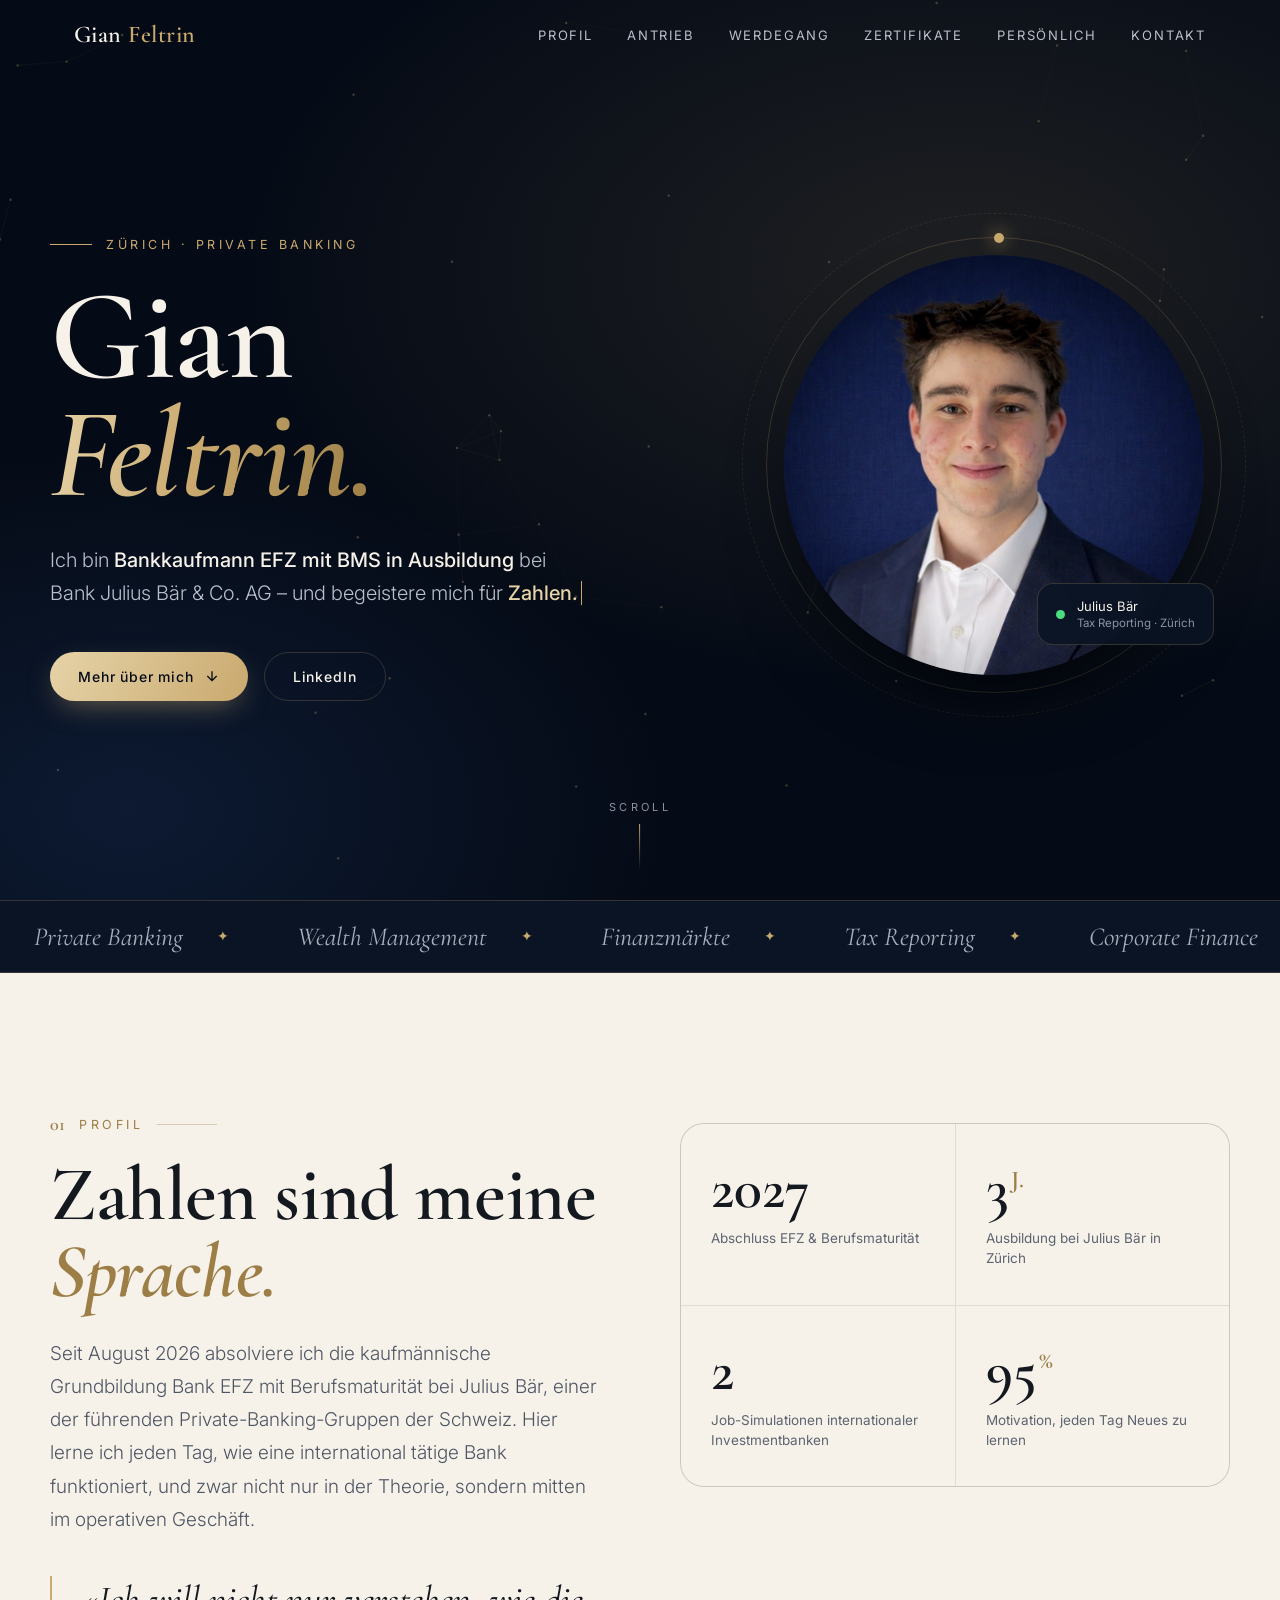
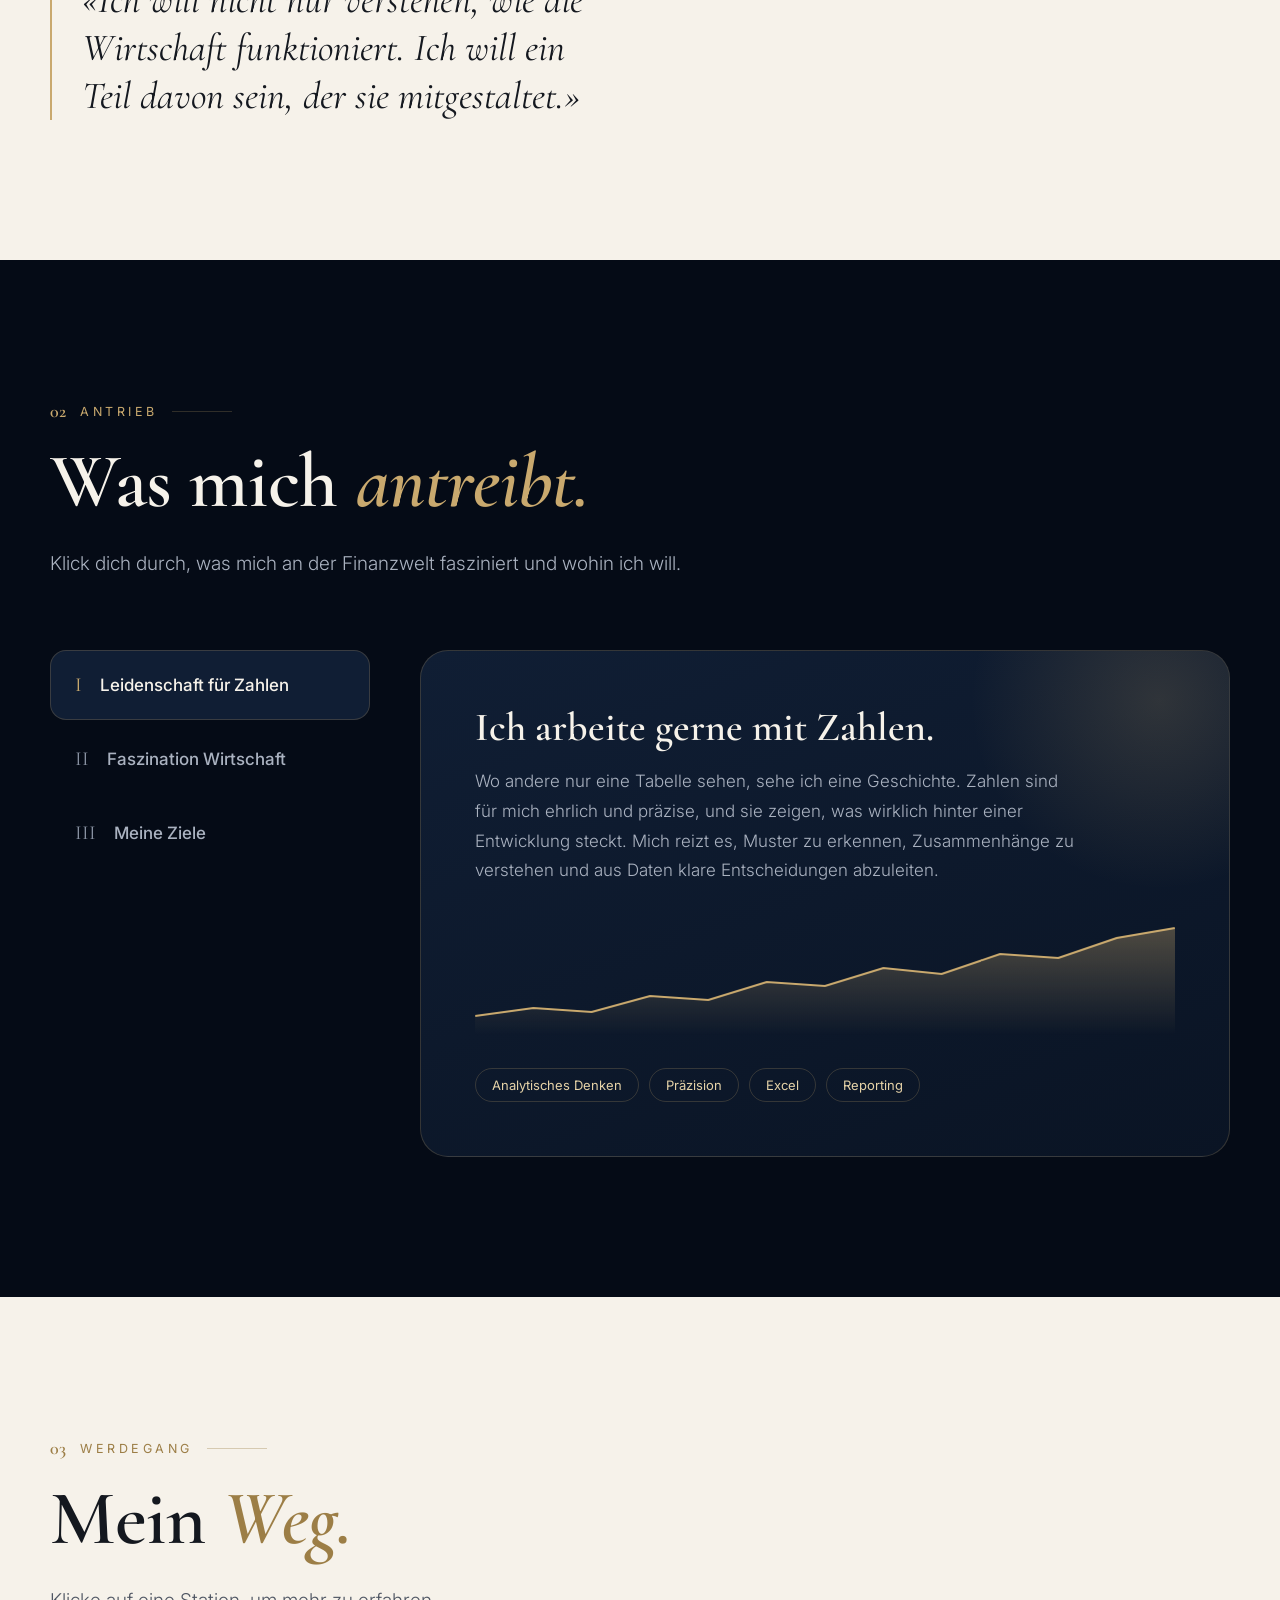
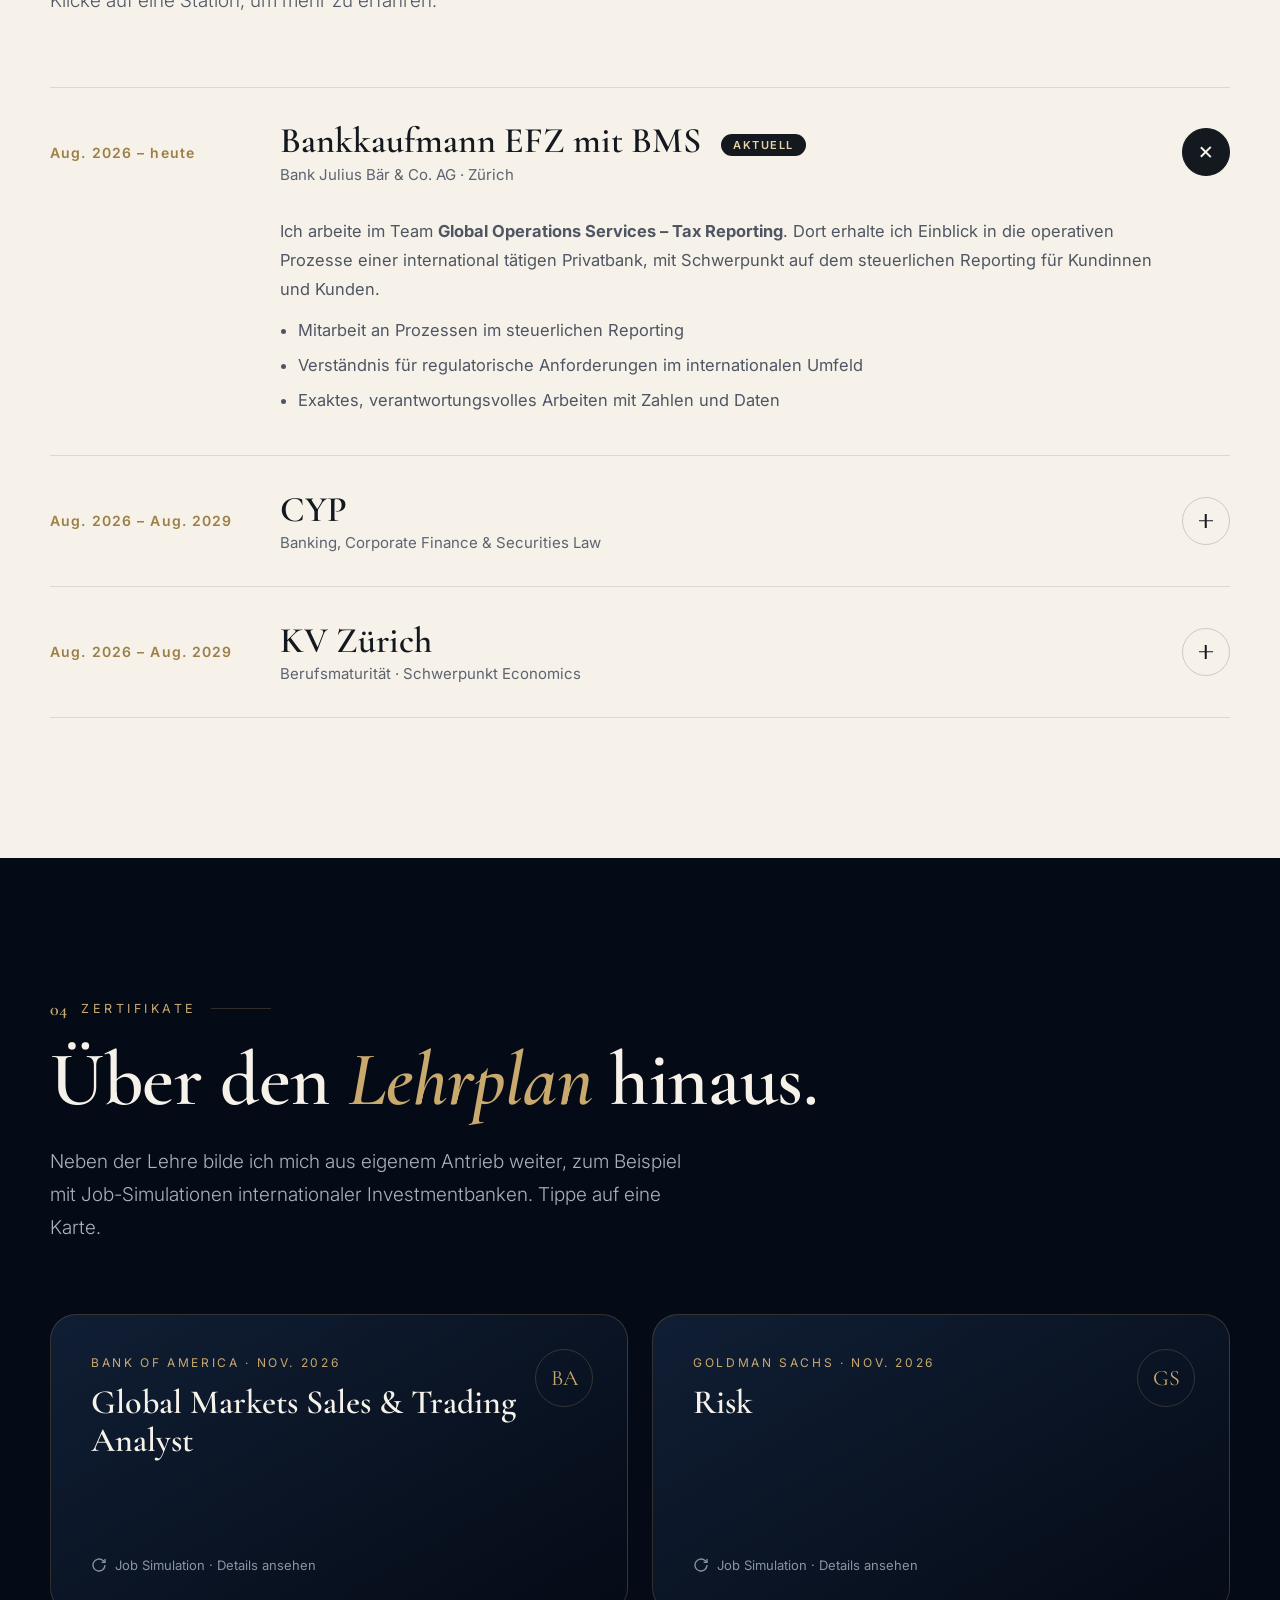
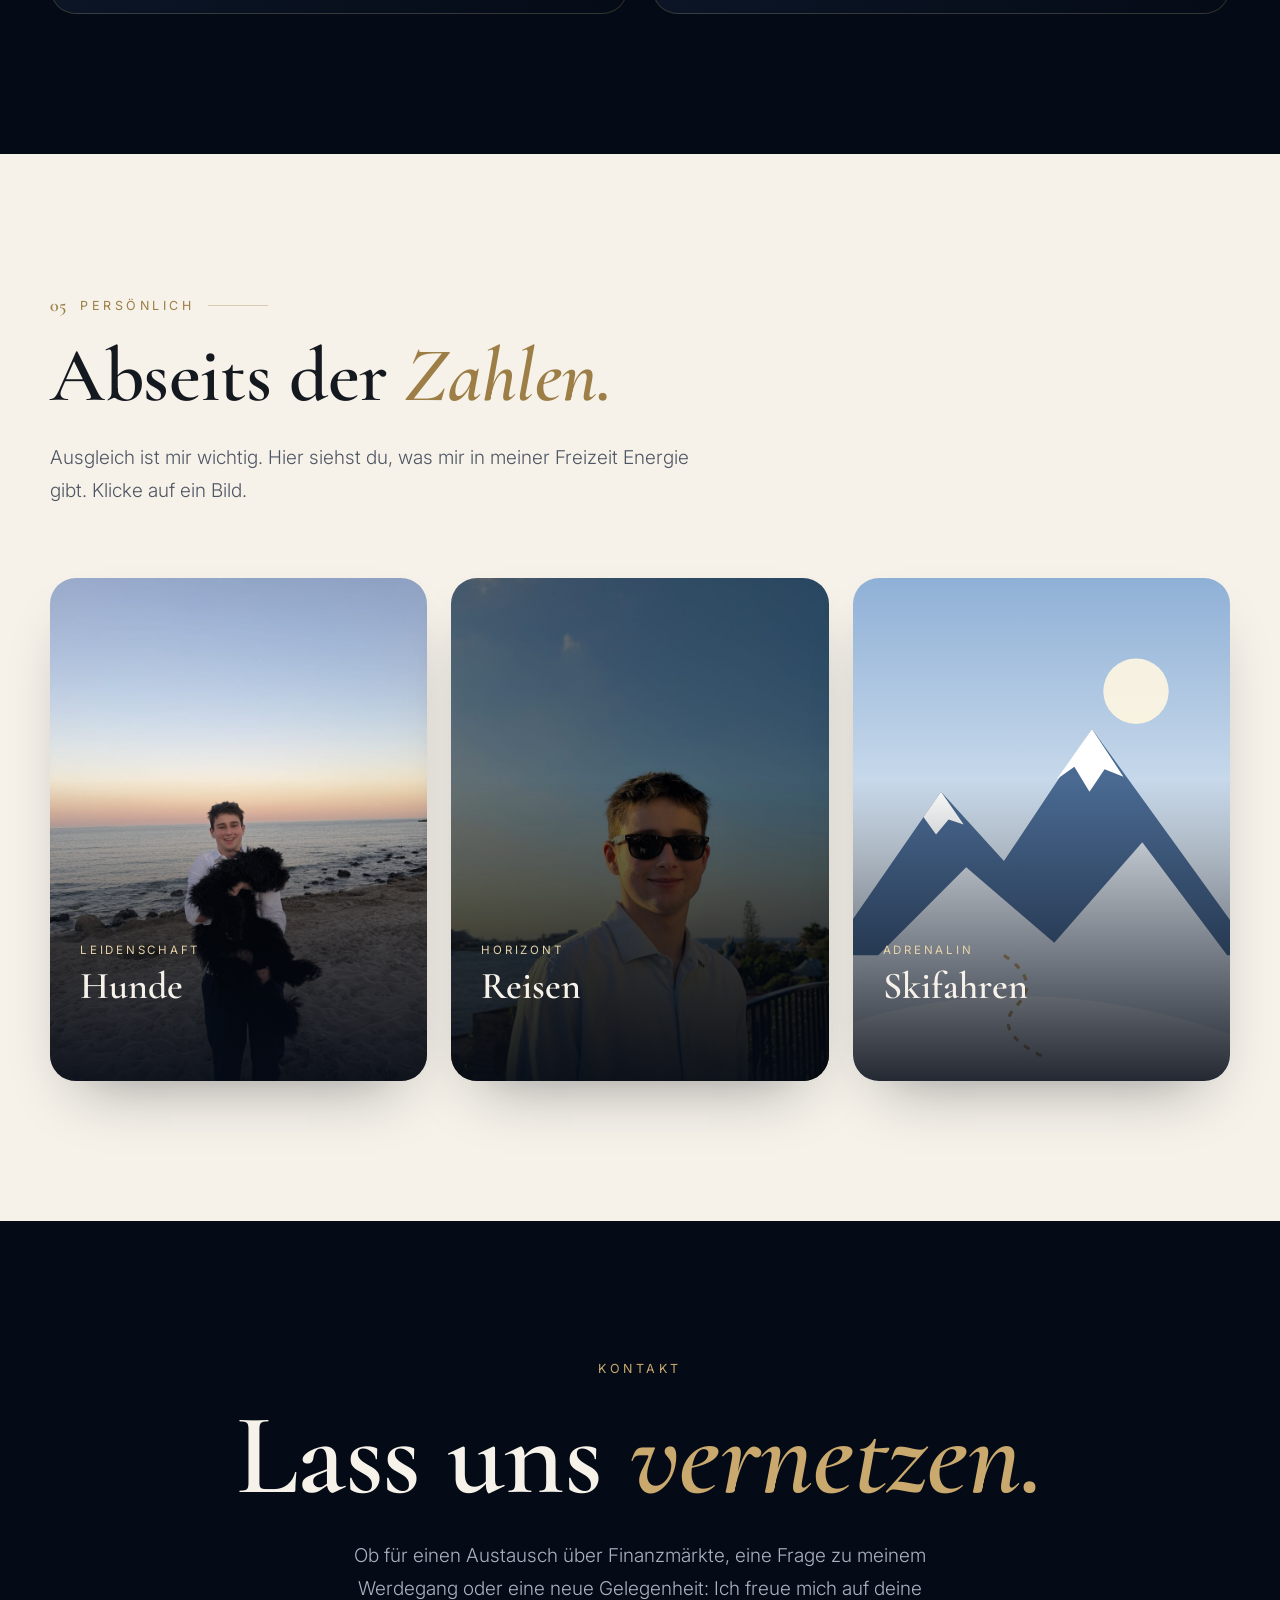
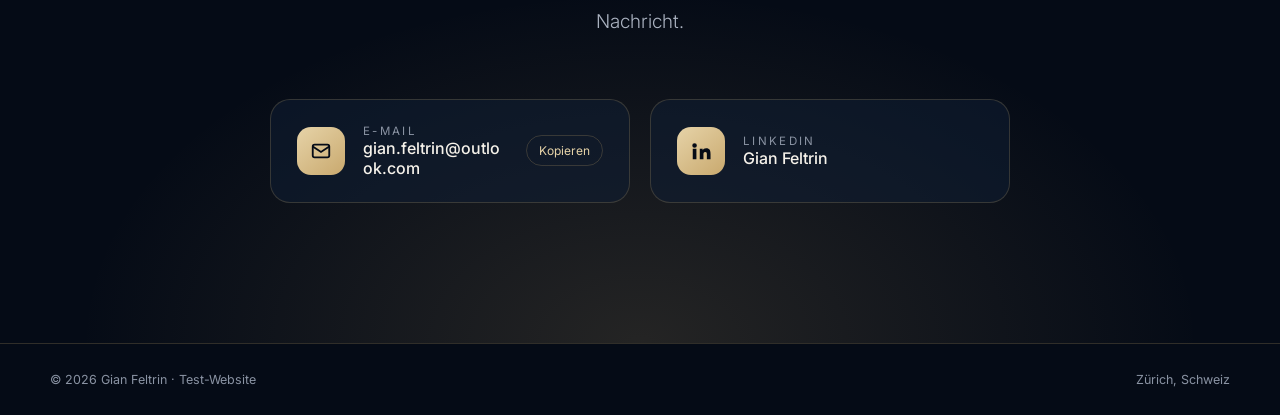
<file: index.html>
<!DOCTYPE html>
<html lang="de-CH">
<head>
<meta charset="UTF-8">
<meta name="viewport" content="width=device-width, initial-scale=1">
<meta name="robots" content="noindex, nofollow, noimageindex, noarchive">
<title>All about Gian Feltrin</title>
<meta property="og:title" content="All about Gian Feltrin">
<meta property="og:description" content="Bankkaufmann EFZ mit BMS in Ausbildung bei Julius Bär, Zürich.">
<meta property="og:image" content="https://gianfeltrin2010-code.github.io/img/portrait.jpg">
<meta name="description" content="Gian Feltrin – Bankkaufmann EFZ mit BMS in Ausbildung bei Julius Bär, Zürich.">
<link rel="preconnect" href="https://fonts.googleapis.com">
<link rel="preconnect" href="https://fonts.gstatic.com" crossorigin>
<link href="https://fonts.googleapis.com/css2?family=Cormorant+Garamond:ital,wght@0,500;0,600;0,700;1,500&family=Inter:wght@300;400;500;600;700&display=swap" rel="stylesheet">
<style>
  :root {
    --navy-950: #050b16;
    --navy-900: #0a1424;
    --navy-800: #101e34;
    --navy-700: #1a2c48;
    --gold: #c9a96e;
    --gold-light: #e6d3a8;
    --gold-dark: #9c7e46;
    --ivory: #f6f2ea;
    --ivory-2: #ece5d8;
    --ink: #14181f;
    --muted: #8a93a3;
    --line: rgba(201,169,110,.22);
    --serif: "Cormorant Garamond", Georgia, serif;
    --sans: "Inter", -apple-system, BlinkMacSystemFont, system-ui, sans-serif;
    --ease: cubic-bezier(.2,.7,.2,1);
  }
  * { box-sizing: border-box; margin: 0; padding: 0; }
  html { scroll-behavior: smooth; }
  body { font-family: var(--sans); color: var(--ivory); background: var(--navy-950); -webkit-font-smoothing: antialiased; overflow-x: hidden; }
  a { color: inherit; text-decoration: none; }
  img { display: block; max-width: 100%; }
  button { font: inherit; color: inherit; background: none; border: 0; cursor: pointer; }
  ::selection { background: var(--gold); color: var(--navy-950); }

  /* Progress + Nav */
  .progress { position: fixed; top: 0; left: 0; height: 2px; width: 0; z-index: 60; background: linear-gradient(90deg, var(--gold-dark), var(--gold-light)); }
  nav { position: fixed; inset: 0 0 auto 0; z-index: 50; transition: background .4s, border-color .4s; border-bottom: 1px solid transparent; }
  nav.scrolled { background: rgba(5,11,22,.78); backdrop-filter: blur(18px) saturate(160%); -webkit-backdrop-filter: blur(18px) saturate(160%); border-color: var(--line); }
  nav .in { max-width: 1180px; margin: 0 auto; height: 68px; display: flex; align-items: center; justify-content: space-between; padding: 0 24px; }
  .brand { font-family: var(--serif); font-size: 24px; font-weight: 600; letter-spacing: .02em; }
  .brand span { color: var(--gold); }
  nav ul { list-style: none; display: flex; gap: 34px; }
  nav ul a { font-size: 13px; letter-spacing: .14em; text-transform: uppercase; color: #b9c0cc; position: relative; padding: 6px 0; transition: color .3s; }
  nav ul a::after { content: ""; position: absolute; left: 0; bottom: 0; height: 1px; width: 0; background: var(--gold); transition: width .4s var(--ease); }
  nav ul a:hover, nav ul a.active { color: var(--ivory); }
  nav ul a:hover::after, nav ul a.active::after { width: 100%; }
  .burger { display: none; width: 28px; height: 18px; position: relative; }
  .burger span { position: absolute; left: 0; right: 0; height: 1.5px; background: var(--ivory); transition: transform .4s var(--ease), opacity .3s; }
  .burger span:nth-child(1) { top: 0; } .burger span:nth-child(2) { top: 8px; } .burger span:nth-child(3) { top: 16px; }
  .burger.open span:nth-child(1) { transform: translateY(8px) rotate(45deg); }
  .burger.open span:nth-child(2) { opacity: 0; }
  .burger.open span:nth-child(3) { transform: translateY(-8px) rotate(-45deg); }

  /* Hero */
  .hero { min-height: 100vh; position: relative; display: grid; place-items: center; padding: 120px 24px 90px; overflow: hidden;
    background: radial-gradient(1200px 700px at 75% 30%, rgba(201,169,110,.13), transparent 60%), radial-gradient(900px 600px at 10% 90%, rgba(40,80,150,.22), transparent 60%), var(--navy-950); }
  .hero canvas { position: absolute; inset: 0; width: 100%; height: 100%; opacity: .55; }
  .hero-grid { position: relative; max-width: 1180px; width: 100%; display: grid; grid-template-columns: 1.15fr .85fr; gap: 70px; align-items: center; }
  .eyebrow { display: inline-flex; align-items: center; gap: 14px; font-size: 12.5px; letter-spacing: .28em; text-transform: uppercase; color: var(--gold); }
  .eyebrow::before { content: ""; width: 42px; height: 1px; background: var(--gold); }
  .hero h1 { font-family: var(--serif); font-weight: 600; font-size: clamp(64px, 10vw, 138px); line-height: .92; letter-spacing: -.01em; margin-top: 26px; }
  .hero h1 .line { display: block; overflow: hidden; }
  .hero h1 .line span { display: inline-block; transform: translateY(110%); animation: rise 1.2s var(--ease) forwards; }
  .hero h1 .line:nth-child(2) span { animation-delay: .15s; color: transparent; background: linear-gradient(100deg, var(--gold-light), var(--gold) 45%, var(--gold-dark)); -webkit-background-clip: text; background-clip: text; font-style: italic; }
  @keyframes rise { to { transform: none; } }
  .hero .sub { font-size: clamp(17px, 1.6vw, 20px); line-height: 1.65; color: #b9c0cc; font-weight: 300; max-width: 540px; margin-top: 30px; opacity: 0; animation: fade 1s .6s var(--ease) forwards; }
  .hero .sub strong { color: var(--ivory); font-weight: 500; }
  .typed { color: var(--gold-light); font-weight: 500; border-right: 1.5px solid var(--gold); padding-right: 3px; }
  @keyframes fade { from { opacity: 0; transform: translateY(16px); } to { opacity: 1; transform: none; } }
  .actions { display: flex; gap: 16px; flex-wrap: wrap; margin-top: 42px; opacity: 0; animation: fade 1s .85s var(--ease) forwards; }
  .btn { display: inline-flex; align-items: center; gap: 10px; padding: 15px 28px; border-radius: 999px; font-size: 14px; letter-spacing: .06em; font-weight: 500; transition: transform .35s var(--ease), box-shadow .35s, background .35s, color .35s; }
  .btn-gold { background: linear-gradient(120deg, var(--gold-light), var(--gold)); color: var(--navy-950); box-shadow: 0 10px 30px -10px rgba(201,169,110,.6); }
  .btn-gold:hover { transform: translateY(-2px); box-shadow: 0 18px 40px -12px rgba(201,169,110,.75); }
  .btn-ghost { border: 1px solid var(--line); color: var(--ivory); }
  .btn-ghost:hover { border-color: var(--gold); background: rgba(201,169,110,.08); }
  .btn svg { width: 16px; height: 16px; }

  .portrait-wrap { position: relative; justify-self: center; width: min(420px, 100%); aspect-ratio: 1; opacity: 0; animation: fade 1.4s .3s var(--ease) forwards; }
  .portrait-wrap .ring { position: absolute; inset: -18px; border-radius: 50%; border: 1px solid var(--line); animation: spin 40s linear infinite; }
  .portrait-wrap .ring::before { content: ""; position: absolute; top: -5px; left: 50%; width: 10px; height: 10px; border-radius: 50%; background: var(--gold); box-shadow: 0 0 18px var(--gold); }
  .portrait-wrap .ring.r2 { inset: -42px; border-style: dashed; border-color: rgba(201,169,110,.12); animation-duration: 70s; animation-direction: reverse; }
  .portrait-wrap .ring.r2::before { display: none; }
  @keyframes spin { to { transform: rotate(360deg); } }
  .portrait { position: absolute; inset: 0; border-radius: 50%; overflow: hidden; box-shadow: 0 40px 80px -30px rgba(0,0,0,.8), inset 0 0 0 1px rgba(255,255,255,.06); transition: transform .6s var(--ease); }
  .portrait img { width: 100%; height: 100%; object-fit: cover; }
  .portrait-tag { position: absolute; right: -10px; bottom: 30px; background: rgba(10,20,36,.85); backdrop-filter: blur(12px); border: 1px solid var(--line); border-radius: 16px; padding: 14px 18px; font-size: 13px; display: flex; gap: 12px; align-items: center; }
  .dot { width: 9px; height: 9px; border-radius: 50%; background: #4ade80; box-shadow: 0 0 0 0 rgba(74,222,128,.6); animation: pulse 2s infinite; }
  @keyframes pulse { 70% { box-shadow: 0 0 0 10px rgba(74,222,128,0); } 100% { box-shadow: 0 0 0 0 rgba(74,222,128,0); } }
  .portrait-tag small { display: block; color: var(--muted); font-size: 11.5px; margin-top: 2px; }

  .scroll-hint { position: absolute; bottom: 30px; left: 50%; transform: translateX(-50%); display: flex; flex-direction: column; align-items: center; gap: 10px; font-size: 11px; letter-spacing: .3em; text-transform: uppercase; color: var(--muted); }
  .scroll-hint i { width: 1px; height: 46px; background: linear-gradient(var(--gold), transparent); animation: drip 2.2s infinite var(--ease); transform-origin: top; }
  @keyframes drip { 0% { transform: scaleY(0); } 50% { transform: scaleY(1); } 100% { transform: scaleY(1); opacity: 0; } }

  /* Ticker */
  .ticker { border-block: 1px solid var(--line); background: var(--navy-900); overflow: hidden; white-space: nowrap; }
  .ticker-track { display: inline-flex; animation: marquee 40s linear infinite; }
  .ticker span { font-family: var(--serif); font-size: 26px; font-style: italic; color: #a7afbd; padding: 20px 34px; display: inline-flex; align-items: center; gap: 34px; }
  .ticker span::after { content: "✦"; color: var(--gold); font-style: normal; font-size: 14px; }
  @keyframes marquee { to { transform: translateX(-50%); } }

  /* Sections */
  section { padding: 140px 24px; position: relative; }
  .wrap { max-width: 1180px; margin: 0 auto; }
  .kicker { font-size: 12.5px; letter-spacing: .28em; text-transform: uppercase; color: var(--gold); display: flex; align-items: center; gap: 14px; }
  .kicker b { font-family: var(--serif); font-size: 18px; font-weight: 600; letter-spacing: 0; }
  .kicker::after { content: ""; flex: 0 0 60px; height: 1px; background: var(--line); }
  h2 { font-family: var(--serif); font-weight: 600; font-size: clamp(44px, 6vw, 80px); line-height: 1; margin-top: 22px; letter-spacing: -.005em; }
  h2 em { color: var(--gold); font-style: italic; }
  .lead { font-size: clamp(17px, 1.5vw, 19px); line-height: 1.75; color: #aab2c0; font-weight: 300; max-width: 640px; margin-top: 26px; }

  .ivory { background: var(--ivory); color: var(--ink); }
  .ivory .lead { color: #4f5663; }
  .ivory .kicker::after { background: rgba(156,126,70,.35); }
  .ivory .kicker { color: var(--gold-dark); }
  .ivory h2 em { color: var(--gold-dark); }

  /* About / Profil */
  .about { display: grid; grid-template-columns: 1fr 1fr; gap: 80px; align-items: start; }
  .quote { font-family: var(--serif); font-size: clamp(28px, 3vw, 40px); line-height: 1.25; font-style: italic; color: var(--ink); border-left: 2px solid var(--gold); padding-left: 30px; margin-top: 40px; }
  .stats { display: grid; grid-template-columns: repeat(2, 1fr); gap: 1px; background: rgba(20,24,31,.1); border: 1px solid rgba(20,24,31,.1); border-radius: 24px; overflow: hidden; margin-top: 10px; }
  .stat { background: var(--ivory); padding: 36px 30px; transition: background .4s; }
  .stat:hover { background: #fff; }
  .stat .num { font-family: var(--serif); font-size: 58px; font-weight: 600; line-height: 1; color: var(--ink); }
  .stat .num sup { font-size: 24px; color: var(--gold-dark); margin-left: 2px; }
  .stat .lbl { font-size: 13.5px; color: #5d6470; margin-top: 10px; line-height: 1.5; }

  /* Tabs – Antrieb */
  .tabs { margin-top: 70px; display: grid; grid-template-columns: 320px 1fr; gap: 50px; }
  .tab-list { display: flex; flex-direction: column; gap: 4px; }
  .tab { text-align: left; padding: 22px 24px; border-radius: 16px; border: 1px solid transparent; transition: background .35s, border-color .35s; display: flex; gap: 18px; align-items: center; }
  .tab .n { font-family: var(--serif); font-size: 20px; color: var(--muted); transition: color .3s; }
  .tab .t { font-size: 17px; font-weight: 500; color: #aab2c0; transition: color .3s; }
  .tab:hover .t { color: var(--ivory); }
  .tab.active { background: var(--navy-800); border-color: var(--line); }
  .tab.active .n { color: var(--gold); } .tab.active .t { color: var(--ivory); }
  .panel-box { position: relative; background: linear-gradient(160deg, var(--navy-800), var(--navy-900)); border: 1px solid var(--line); border-radius: 28px; padding: 54px; min-height: 380px; overflow: hidden; }
  .panel-box::before { content: ""; position: absolute; width: 380px; height: 380px; right: -120px; top: -140px; border-radius: 50%; background: radial-gradient(circle, rgba(201,169,110,.18), transparent 70%); }
  .panel { display: none; position: relative; }
  .panel.active { display: block; animation: fade .7s var(--ease); }
  .panel h3 { font-family: var(--serif); font-size: 40px; font-weight: 600; line-height: 1.1; }
  .panel p { color: #aab2c0; font-size: 17px; line-height: 1.75; margin-top: 18px; font-weight: 300; max-width: 60ch; }
  .chips { display: flex; flex-wrap: wrap; gap: 10px; margin-top: 28px; }
  .chip { font-size: 13px; padding: 8px 16px; border-radius: 999px; border: 1px solid var(--line); color: var(--gold-light); }
  .chart { margin-top: 30px; width: 100%; height: 120px; }
  .chart path.l { fill: none; stroke: var(--gold); stroke-width: 2; stroke-dasharray: 900; stroke-dashoffset: 900; }
  .panel.active .chart path.l { animation: draw 2.4s var(--ease) forwards .2s; }
  .chart path.a { fill: url(#gfill); opacity: 0; }
  .panel.active .chart path.a { animation: fadein 1.4s forwards 1.2s; }
  @keyframes draw { to { stroke-dashoffset: 0; } }
  @keyframes fadein { to { opacity: 1; } }
  .goals { list-style: none; margin-top: 26px; display: grid; gap: 14px; }
  .goals li { display: flex; gap: 16px; align-items: flex-start; color: #c7cdd7; font-size: 16px; line-height: 1.55; }
  .goals li::before { content: ""; flex: 0 0 8px; height: 8px; margin-top: 8px; border-radius: 50%; border: 1.5px solid var(--gold); }

  /* Timeline */
  .timeline { margin-top: 70px; position: relative; }
  .timeline::before { content: ""; position: absolute; left: 0; right: 0; top: 0; height: 1px; background: rgba(20,24,31,.12); }
  .t-item { border-bottom: 1px solid rgba(20,24,31,.12); }
  .t-head { width: 100%; display: grid; grid-template-columns: 200px 1fr 48px; gap: 30px; align-items: center; padding: 34px 0; text-align: left; color: var(--ink); }
  .t-yr { font-size: 14px; letter-spacing: .08em; color: var(--gold-dark); font-weight: 600; }
  .t-title { font-family: var(--serif); font-size: clamp(26px, 3vw, 36px); font-weight: 600; line-height: 1.1; transition: transform .45s var(--ease); }
  .t-title small { display: block; font-family: var(--sans); font-size: 15px; color: #5d6470; font-weight: 400; margin-top: 6px; }
  .t-head:hover .t-title { transform: translateX(8px); }
  .plus { width: 48px; height: 48px; border-radius: 50%; border: 1px solid rgba(20,24,31,.18); position: relative; transition: background .35s, border-color .35s, transform .5s var(--ease); }
  .plus::before, .plus::after { content: ""; position: absolute; left: 50%; top: 50%; width: 14px; height: 1.5px; background: var(--ink); transform: translate(-50%,-50%); transition: background .3s; }
  .plus::after { transform: translate(-50%,-50%) rotate(90deg); }
  .t-head:hover .plus { border-color: var(--gold-dark); }
  .t-item.open .plus { background: var(--ink); border-color: var(--ink); transform: rotate(45deg); }
  .t-item.open .plus::before, .t-item.open .plus::after { background: var(--ivory); }
  .t-body { display: grid; grid-template-rows: 0fr; transition: grid-template-rows .6s var(--ease); }
  .t-item.open .t-body { grid-template-rows: 1fr; }
  .t-body > div { overflow: hidden; }
  .t-body .inner { padding: 0 78px 40px 230px; color: #4f5663; font-size: 16.5px; line-height: 1.75; }
  .t-body .inner ul { margin-top: 12px; padding-left: 18px; }
  .t-body .inner li { margin-top: 6px; }
  .badge { display: inline-block; font-family: var(--sans); font-size: 11px; letter-spacing: .14em; text-transform: uppercase; font-weight: 600; background: var(--ink); color: var(--gold-light); border-radius: 999px; padding: 5px 12px; margin-left: 12px; vertical-align: middle; }

  /* Zertifikate – flip cards */
  .certs { margin-top: 70px; display: grid; grid-template-columns: repeat(2, 1fr); gap: 24px; }
  .flip { perspective: 1400px; height: 300px; cursor: pointer; }
  .flip-in { position: relative; width: 100%; height: 100%; transition: transform .9s var(--ease); transform-style: preserve-3d; }
  .flip.flipped .flip-in { transform: rotateY(180deg); }
  .face { position: absolute; inset: 0; backface-visibility: hidden; -webkit-backface-visibility: hidden; border-radius: 26px; padding: 40px; display: flex; flex-direction: column; justify-content: space-between; border: 1px solid var(--line); }
  .front { background: linear-gradient(150deg, var(--navy-800), var(--navy-950)); }
  .back { background: linear-gradient(150deg, var(--gold-light), var(--gold)); color: var(--navy-950); transform: rotateY(180deg); }
  .face .k { font-size: 12px; letter-spacing: .22em; text-transform: uppercase; color: var(--gold); }
  .back .k { color: var(--navy-800); }
  .face h3 { font-family: var(--serif); font-size: 34px; font-weight: 600; line-height: 1.1; margin-top: 14px; }
  .face p { font-size: 15.5px; line-height: 1.65; }
  .front .hint { font-size: 13px; color: var(--muted); display: flex; align-items: center; gap: 8px; }
  .front .hint svg { width: 16px; height: 16px; transition: transform .5s var(--ease); }
  .flip:hover .front .hint svg { transform: rotate(180deg); }
  .seal { position: absolute; right: 34px; top: 34px; width: 58px; height: 58px; border-radius: 50%; border: 1px solid var(--line); display: grid; place-items: center; font-family: var(--serif); font-size: 22px; color: var(--gold); }

  /* Persönlich – gallery */
  .persona { display: grid; grid-template-columns: repeat(3, 1fr); gap: 24px; margin-top: 70px; }
  .card { position: relative; border-radius: 26px; overflow: hidden; aspect-ratio: 3/4; cursor: pointer; text-align: left; isolation: isolate; box-shadow: 0 30px 60px -30px rgba(20,24,31,.45); }
  .card img, .card .art { position: absolute; inset: 0; width: 100%; height: 100%; object-fit: cover; transition: transform 1.2s var(--ease); z-index: -2; }
  .card::after { content: ""; position: absolute; inset: 0; z-index: -1; background: linear-gradient(180deg, transparent 40%, rgba(5,11,22,.88)); transition: opacity .5s; }
  .card:hover img, .card:hover .art { transform: scale(1.07); }
  .card .c-in { position: absolute; left: 0; right: 0; bottom: 0; padding: 30px; color: var(--ivory); }
  .card .c-k { font-size: 11.5px; letter-spacing: .24em; text-transform: uppercase; color: var(--gold-light); }
  .card h3 { font-family: var(--serif); font-size: 38px; font-weight: 600; margin-top: 6px; }
  .card .more { margin-top: 14px; display: inline-flex; align-items: center; gap: 10px; font-size: 13px; color: #d5dae2; opacity: 0; transform: translateY(10px); transition: opacity .45s, transform .45s var(--ease); }
  .card:hover .more, .card:focus-visible .more { opacity: 1; transform: none; }
  .card .more i { width: 28px; height: 28px; border-radius: 50%; border: 1px solid rgba(230,211,168,.6); display: grid; place-items: center; font-style: normal; }
  .art { background: linear-gradient(180deg, #8fb0d6 0%, #dbe7f2 55%, #f8fbff 100%); }
  .art svg { position: absolute; inset: 0; width: 100%; height: 100%; }

  /* Modal */
  .modal { position: fixed; inset: 0; z-index: 100; display: grid; place-items: center; padding: 24px; pointer-events: none; }
  .modal-bg { position: absolute; inset: 0; background: rgba(5,11,22,.7); backdrop-filter: blur(10px); -webkit-backdrop-filter: blur(10px); opacity: 0; transition: opacity .45s; }
  .modal-card { position: relative; width: min(920px, 100%); max-height: calc(100vh - 48px); overflow: auto; background: var(--ivory); color: var(--ink); border-radius: 28px; display: grid; grid-template-columns: .9fr 1.1fr; opacity: 0; transform: translateY(30px) scale(.97); transition: opacity .45s, transform .6s var(--ease); }
  .modal.open { pointer-events: auto; }
  .modal.open .modal-bg { opacity: 1; }
  .modal.open .modal-card { opacity: 1; transform: none; }
  .m-img { min-height: 420px; background: var(--navy-800) center/cover no-repeat; position: relative; }
  .m-img .art { position: absolute; inset: 0; }
  .m-txt { padding: 50px 46px; }
  .m-txt .c-k { font-size: 12px; letter-spacing: .24em; text-transform: uppercase; color: var(--gold-dark); }
  .m-txt h3 { font-family: var(--serif); font-size: 46px; font-weight: 600; line-height: 1.05; margin-top: 10px; }
  .m-txt p { color: #4f5663; font-size: 16.5px; line-height: 1.75; margin-top: 18px; }
  .m-close { position: absolute; top: 16px; right: 16px; width: 42px; height: 42px; border-radius: 50%; background: rgba(20,24,31,.08); display: grid; place-items: center; font-size: 22px; transition: background .3s, transform .4s var(--ease); z-index: 2; }
  .m-close:hover { background: var(--ink); color: var(--ivory); transform: rotate(90deg); }

  /* Kontakt */
  .contact { text-align: center; overflow: hidden; background: radial-gradient(800px 500px at 50% 100%, rgba(201,169,110,.16), transparent 70%), var(--navy-950); }
  .contact h2 { font-size: clamp(56px, 9vw, 128px); }
  .contact .lead { margin-left: auto; margin-right: auto; }
  .contact .kicker { justify-content: center; }
  .contact .kicker::after { display: none; }
  .c-cards { display: grid; grid-template-columns: repeat(2, minmax(0, 360px)); justify-content: center; gap: 20px; margin-top: 60px; }
  .c-card { display: flex; align-items: center; gap: 18px; padding: 24px 26px; border-radius: 20px; border: 1px solid var(--line); background: rgba(16,30,52,.55); text-align: left; transition: border-color .35s, transform .35s var(--ease), background .35s; position: relative; }
  .c-card:hover { border-color: var(--gold); transform: translateY(-3px); background: rgba(16,30,52,.9); }
  .c-ico { flex: 0 0 48px; height: 48px; border-radius: 14px; background: linear-gradient(140deg, var(--gold-light), var(--gold)); color: var(--navy-950); display: grid; place-items: center; }
  .c-ico svg { width: 22px; height: 22px; }
  .c-card small { display: block; font-size: 11.5px; letter-spacing: .2em; text-transform: uppercase; color: var(--muted); }
  .c-card span { font-size: 16px; font-weight: 500; word-break: break-all; }
  .c-link { position: absolute; inset: 0; border-radius: inherit; }
  .copy-btn { position: relative; z-index: 1;  margin-left: auto; font-size: 12px; padding: 7px 12px; border-radius: 999px; border: 1px solid var(--line); color: var(--gold-light); white-space: nowrap; transition: background .3s; }
  .copy-btn:hover { background: rgba(201,169,110,.15); }

  footer { background: var(--navy-950); border-top: 1px solid var(--line); color: var(--muted); font-size: 12.5px; padding: 28px 24px; }
  footer .wrap { display: flex; justify-content: space-between; gap: 16px; flex-wrap: wrap; }

  .toast { position: fixed; left: 50%; bottom: 30px; transform: translate(-50%, 30px); background: var(--gold); color: var(--navy-950); padding: 12px 22px; border-radius: 999px; font-size: 14px; font-weight: 500; opacity: 0; transition: opacity .35s, transform .45s var(--ease); z-index: 120; pointer-events: none; }
  .toast.show { opacity: 1; transform: translate(-50%, 0); }

  /* Reveal */
  .reveal { opacity: 0; transform: translateY(46px); transition: opacity 1.1s var(--ease), transform 1.1s var(--ease); }
  .reveal.on { opacity: 1; transform: none; }
  .d1 { transition-delay: .1s; } .d2 { transition-delay: .2s; } .d3 { transition-delay: .3s; }

  @media (max-width: 960px) {
    .hero-grid { grid-template-columns: 1fr; gap: 70px; text-align: left; }
    .portrait-wrap { width: min(320px, 80%); order: -1; }
    .about { grid-template-columns: 1fr; gap: 50px; }
    .tabs { grid-template-columns: 1fr; gap: 24px; }
    .tab-list { flex-direction: row; overflow-x: auto; }
    .tab { flex: 1 0 auto; padding: 16px 18px; }
    .panel-box { padding: 36px 28px; }
    .persona { grid-template-columns: 1fr; }
    .card { aspect-ratio: 4/5; }
    .modal-card { grid-template-columns: 1fr; }
    .m-img { min-height: 300px; }
    .m-txt { padding: 36px 28px; }
  }
  @media (max-width: 760px) {
    section { padding: 100px 18px; }
    nav ul { position: fixed; top: 68px; left: 0; right: 0; flex-direction: column; gap: 0; background: rgba(5,11,22,.97); border-bottom: 1px solid var(--line); padding: 10px 24px 24px; transform: translateY(-120%); transition: transform .5s var(--ease); z-index: -1; }
    nav ul.open { transform: none; }
    nav ul a { display: block; padding: 16px 0; font-size: 14px; }
    nav { background: rgba(5,11,22,.85); backdrop-filter: blur(18px); -webkit-backdrop-filter: blur(18px); }
    .burger { display: block; }
    .t-head { grid-template-columns: 1fr 44px; gap: 14px; }
    .t-yr { grid-column: 1 / -1; }
    .t-head .t-title { grid-column: 1; }
    .t-body .inner { padding: 0 0 34px; }
    .certs { grid-template-columns: 1fr; }
    .flip { height: 320px; }
    .c-cards { grid-template-columns: 1fr; }
    .stat { padding: 28px 22px; }
    .stat .num { font-size: 46px; }
    .portrait-tag { right: 0; }
  }
  @media (prefers-reduced-motion: reduce) {
    *, *::before, *::after { animation-duration: .01ms !important; animation-iteration-count: 1 !important; transition-duration: .01ms !important; }
    .reveal { opacity: 1; transform: none; }
  }
</style>
</head>
<body>

<div class="progress" id="progress"></div>

<nav id="nav">
  <div class="in">
    <a class="brand" href="#top">Gian <span>Feltrin</span></a>
    <ul id="menu">
      <li><a href="#profil">Profil</a></li>
      <li><a href="#antrieb">Antrieb</a></li>
      <li><a href="#werdegang">Werdegang</a></li>
      <li><a href="#zertifikate">Zertifikate</a></li>
      <li><a href="#persoenlich">Persönlich</a></li>
      <li><a href="#kontakt">Kontakt</a></li>
    </ul>
    <button class="burger" id="burger" aria-label="Menü öffnen"><span></span><span></span><span></span></button>
  </div>
</nav>

<header class="hero" id="top">
  <canvas id="bg"></canvas>
  <div class="hero-grid">
    <div>
      <div class="eyebrow">Zürich · Private Banking</div>
      <h1><span class="line"><span>Gian</span></span><span class="line"><span>Feltrin.</span></span></h1>
      <p class="sub">Ich bin <strong>Bankkaufmann EFZ mit BMS in Ausbildung</strong> bei Bank Julius Bär &amp; Co. AG – und begeistere mich für <span class="typed" id="typed">Zahlen</span></p>
      <div class="actions">
        <a class="btn btn-gold" href="#profil">Mehr über mich
          <svg viewBox="0 0 24 24" fill="none" stroke="currentColor" stroke-width="2"><path d="M12 5v14M5 12l7 7 7-7"/></svg></a>
        <a class="btn btn-ghost" href="https://www.linkedin.com/in/gian-feltrin" target="_blank" rel="noopener">LinkedIn</a>
      </div>
    </div>
    <div class="portrait-wrap" id="portrait">
      <div class="ring r2"></div>
      <div class="ring"></div>
      <div class="portrait"><img src="img/portrait.jpg" alt="Porträt von Gian Feltrin"></div>
      <div class="portrait-tag"><span class="dot"></span><div>Julius Bär<small>Tax Reporting · Zürich</small></div></div>
    </div>
  </div>
  <div class="scroll-hint">Scroll<i></i></div>
</header>

<div class="ticker" aria-hidden="true">
  <div class="ticker-track">
    <span>Private Banking</span><span>Wealth Management</span><span>Finanzmärkte</span><span>Tax Reporting</span><span>Corporate Finance</span><span>Economics</span><span>Risk</span><span>Sales &amp; Trading</span>
    <span>Private Banking</span><span>Wealth Management</span><span>Finanzmärkte</span><span>Tax Reporting</span><span>Corporate Finance</span><span>Economics</span><span>Risk</span><span>Sales &amp; Trading</span>
  </div>
</div>

<!-- PROFIL -->
<section class="ivory" id="profil">
  <div class="wrap about">
    <div class="reveal">
      <div class="kicker"><b>01</b> Profil</div>
      <h2>Zahlen sind meine <em>Sprache.</em></h2>
      <p class="lead">Seit August 2026 absolviere ich die kaufmännische Grundbildung Bank EFZ mit Berufsmaturität bei Julius Bär, einer der führenden Private-Banking-Gruppen der Schweiz. Hier lerne ich jeden Tag, wie eine international tätige Bank funktioniert, und zwar nicht nur in der Theorie, sondern mitten im operativen Geschäft.</p>
      <p class="quote">«Ich will nicht nur verstehen, wie die Wirtschaft funktioniert. Ich will ein Teil davon sein, der sie mitgestaltet.»</p>
    </div>
    <div class="reveal d2">
      <div class="stats">
        <div class="stat"><div class="num" data-count="2029">0</div><div class="lbl">Abschluss EFZ &amp; Berufsmaturität</div></div>
        <div class="stat"><div class="num"><span data-count="3">0</span><sup>J.</sup></div><div class="lbl">Ausbildung bei Julius Bär in Zürich</div></div>
        <div class="stat"><div class="num"><span data-count="2">0</span></div><div class="lbl">Job-Simulationen internationaler Investmentbanken</div></div>
        <div class="stat"><div class="num"><span data-count="100">0</span><sup>%</sup></div><div class="lbl">Motivation, jeden Tag Neues zu lernen</div></div>
      </div>
    </div>
  </div>
</section>

<!-- ANTRIEB -->
<section id="antrieb">
  <div class="wrap">
    <div class="reveal">
      <div class="kicker"><b>02</b> Antrieb</div>
      <h2>Was mich <em>antreibt.</em></h2>
      <p class="lead">Klick dich durch, was mich an der Finanzwelt fasziniert und wohin ich will.</p>
    </div>
    <div class="tabs reveal d1">
      <div class="tab-list" role="tablist">
        <button class="tab active" data-tab="0" role="tab"><span class="n">I</span><span class="t">Leidenschaft für Zahlen</span></button>
        <button class="tab" data-tab="1" role="tab"><span class="n">II</span><span class="t">Faszination Wirtschaft</span></button>
        <button class="tab" data-tab="2" role="tab"><span class="n">III</span><span class="t">Meine Ziele</span></button>
      </div>
      <div class="panel-box">
        <div class="panel active">
          <h3>Ich arbeite gerne mit Zahlen.</h3>
          <p>Wo andere nur eine Tabelle sehen, sehe ich eine Geschichte. Zahlen sind für mich ehrlich und präzise, und sie zeigen, was wirklich hinter einer Entwicklung steckt. Mich reizt es, Muster zu erkennen, Zusammenhänge zu verstehen und aus Daten klare Entscheidungen abzuleiten.</p>
          <svg class="chart" viewBox="0 0 600 120" preserveAspectRatio="none">
            <defs><linearGradient id="gfill" x1="0" x2="0" y1="0" y2="1"><stop offset="0" stop-color="#c9a96e" stop-opacity=".35"/><stop offset="1" stop-color="#c9a96e" stop-opacity="0"/></linearGradient></defs>
            <path class="a" d="M0,100 L50,92 L100,96 L150,80 L200,84 L250,66 L300,70 L350,52 L400,58 L450,38 L500,42 L550,22 L600,12 L600,120 L0,120 Z"/>
            <path class="l" d="M0,100 L50,92 L100,96 L150,80 L200,84 L250,66 L300,70 L350,52 L400,58 L450,38 L500,42 L550,22 L600,12"/>
          </svg>
          <div class="chips"><span class="chip">Analytisches Denken</span><span class="chip">Präzision</span><span class="chip">Excel</span><span class="chip">Reporting</span></div>
        </div>
        <div class="panel">
          <h3>Seit ich klein bin.</h3>
          <p>Schon als Kind wollte ich wissen, warum Preise steigen, wie Unternehmen wachsen und was an der Börse eigentlich passiert. Aus dieser Neugier ist eine echte Leidenschaft geworden. Heute verfolge ich täglich das Geschehen an den Finanzmärkten, lese Wirtschaftsnachrichten und beschäftige mich mit makroökonomischen Entwicklungen, von Zinsentscheiden der Nationalbanken bis zu globalen Trends.</p>
          <div class="chips"><span class="chip">Finanzmärkte</span><span class="chip">Makroökonomie</span><span class="chip">Unternehmensanalyse</span><span class="chip">Geldpolitik</span></div>
        </div>
        <div class="panel">
          <h3>Ambitioniert in die Zukunft.</h3>
          <p>Ich weiss, wohin ich will, und ich gehe diesen Weg mit vollem Einsatz.</p>
          <ul class="goals">
            <li>Lehre als Bankkaufmann EFZ und Berufsmaturität mit Bestleistung abschliessen.</li>
            <li>Mein Wissen mit einem Studium in Banking &amp; Finance gezielt vertiefen.</li>
            <li>Eine Karriere im Private Banking, Wealth Management oder an den Finanzmärkten aufbauen.</li>
            <li>Internationale Erfahrung sammeln und Verantwortung übernehmen.</li>
          </ul>
        </div>
      </div>
    </div>
  </div>
</section>

<!-- WERDEGANG -->
<section class="ivory" id="werdegang">
  <div class="wrap">
    <div class="reveal">
      <div class="kicker"><b>03</b> Werdegang</div>
      <h2>Mein <em>Weg.</em></h2>
      <p class="lead">Klicke auf eine Station, um mehr zu erfahren.</p>
    </div>
    <div class="timeline">
      <div class="t-item open reveal">
        <button class="t-head" aria-expanded="true">
          <span class="t-yr">Aug. 2026 – heute</span>
          <span class="t-title">Bankkaufmann EFZ mit BMS <span class="badge">Aktuell</span><small>Bank Julius Bär &amp; Co. AG · Zürich</small></span>
          <span class="plus"></span>
        </button>
        <div class="t-body"><div><div class="inner">
          Ich arbeite im Team <strong>Global Operations Services – Tax Reporting</strong>. Dort erhalte ich Einblick in die operativen Prozesse einer international tätigen Privatbank, mit Schwerpunkt auf dem steuerlichen Reporting für Kundinnen und Kunden.
          <ul><li>Mitarbeit an Prozessen im steuerlichen Reporting</li><li>Verständnis für regulatorische Anforderungen im internationalen Umfeld</li><li>Exaktes, verantwortungsvolles Arbeiten mit Zahlen und Daten</li></ul>
        </div></div></div>
      </div>
      <div class="t-item reveal">
        <button class="t-head" aria-expanded="false">
          <span class="t-yr">Aug. 2026 – Aug. 2029</span>
          <span class="t-title">CYP<small>Banking, Corporate Finance &amp; Securities Law</small></span>
          <span class="plus"></span>
        </button>
        <div class="t-body"><div><div class="inner">
          Am CYP, dem Ausbildungszentrum der Schweizer Banken, besuche ich die Branchenkurse. Ich lerne das Bankgeschäft praxisnah kennen, von Banking-Grundlagen über Corporate Finance bis zum Wertpapierrecht.
        </div></div></div>
      </div>
      <div class="t-item reveal">
        <button class="t-head" aria-expanded="false">
          <span class="t-yr">Aug. 2026 – Aug. 2029</span>
          <span class="t-title">KV Zürich<small>Berufsmaturität · Schwerpunkt Economics</small></span>
          <span class="plus"></span>
        </button>
        <div class="t-body"><div><div class="inner">
          An der KV Zürich absolviere ich die Berufsmaturität mit Schwerpunkt Wirtschaft. Sie gibt mir das theoretische Fundament zur Praxis und öffnet mir den Weg zu einem späteren Studium an einer Fachhochschule.
        </div></div></div>
      </div>
    </div>
  </div>
</section>

<!-- ZERTIFIKATE -->
<section id="zertifikate">
  <div class="wrap">
    <div class="reveal">
      <div class="kicker"><b>04</b> Zertifikate</div>
      <h2>Über den <em>Lehrplan</em> hinaus.</h2>
      <p class="lead">Neben der Lehre bilde ich mich aus eigenem Antrieb weiter, zum Beispiel mit Job-Simulationen internationaler Investmentbanken. Tippe auf eine Karte.</p>
    </div>
    <div class="certs">
      <div class="flip reveal d1" tabindex="0" role="button" aria-label="Zertifikat Bank of America umdrehen">
        <div class="flip-in">
          <div class="face front">
            <div class="seal">BA</div>
            <div><div class="k">Bank of America · Nov. 2026</div><h3>Global Markets Sales &amp; Trading Analyst</h3></div>
            <div class="hint"><svg viewBox="0 0 24 24" fill="none" stroke="currentColor" stroke-width="2"><path d="M21 12a9 9 0 1 1-3-6.7L21 8"/><path d="M21 3v5h-5"/></svg> Job Simulation · Details ansehen</div>
          </div>
          <div class="face back">
            <div class="k">Was ich gelernt habe</div>
            <p>Einblick in den Alltag im Sales &amp; Trading: wie Märkte reagieren, wie Kundenaufträge abgewickelt werden und warum in Sekunden fundierte Entscheidungen gefragt sind.</p>
            <p><strong>Märkte · Trading · Kundenfokus</strong></p>
          </div>
        </div>
      </div>
      <div class="flip reveal d2" tabindex="0" role="button" aria-label="Zertifikat Goldman Sachs umdrehen">
        <div class="flip-in">
          <div class="face front">
            <div class="seal">GS</div>
            <div><div class="k">Goldman Sachs · Nov. 2026</div><h3>Risk</h3></div>
            <div class="hint"><svg viewBox="0 0 24 24" fill="none" stroke="currentColor" stroke-width="2"><path d="M21 12a9 9 0 1 1-3-6.7L21 8"/><path d="M21 3v5h-5"/></svg> Job Simulation · Details ansehen</div>
          </div>
          <div class="face back">
            <div class="k">Was ich gelernt habe</div>
            <p>Wie eine globale Investmentbank Risiken erkennt, misst und steuert, und warum ein gutes Risikomanagement die Grundlage für nachhaltigen Erfolg ist.</p>
            <p><strong>Risikoanalyse · Kontrolle · Verantwortung</strong></p>
          </div>
        </div>
      </div>
    </div>
  </div>
</section>

<!-- PERSÖNLICH -->
<section class="ivory" id="persoenlich">
  <div class="wrap">
    <div class="reveal">
      <div class="kicker"><b>05</b> Persönlich</div>
      <h2>Abseits der <em>Zahlen.</em></h2>
      <p class="lead">Ausgleich ist mir wichtig. Hier siehst du, was mir in meiner Freizeit Energie gibt. Klicke auf ein Bild.</p>
    </div>
    <div class="persona">
      <button class="card reveal" data-modal="hunde">
        <img src="img/hund.jpg" alt="Gian mit einem schwarzen Hund am Strand" loading="lazy">
        <div class="c-in"><div class="c-k">Leidenschaft</div><h3>Hunde</h3><span class="more"><i>+</i> Mehr erfahren</span></div>
      </button>
      <button class="card reveal d1" data-modal="reisen">
        <img src="img/reisen.jpg" alt="Gian mit Sonnenbrille am Meer bei Sonnenuntergang" loading="lazy">
        <div class="c-in"><div class="c-k">Horizont</div><h3>Reisen</h3><span class="more"><i>+</i> Mehr erfahren</span></div>
      </button>
      <button class="card reveal d2" data-modal="ski">
        <div class="art" aria-hidden="true">
          <svg viewBox="0 0 300 400" preserveAspectRatio="xMidYMid slice">
            <circle cx="225" cy="90" r="26" fill="#fff7e2" opacity=".9"/>
            <path d="M-20 300 L70 170 L120 225 L190 120 L320 300 Z" fill="#4a6a92"/>
            <path d="M190 120 L215 158 L200 152 L188 170 L176 150 L162 160 Z" fill="#fff"/>
            <path d="M70 170 L88 196 L76 192 L66 204 L56 190 Z" fill="#fff"/>
            <path d="M-20 340 L90 230 L160 290 L230 210 L320 330 L320 400 L-20 400 Z" fill="#e9f0f7"/>
            <path d="M-20 400 L-20 360 Q140 300 320 370 L320 400 Z" fill="#fff"/>
            <path d="M120 300 q30 20 10 40 q-20 20 20 40" stroke="#c9a96e" stroke-width="2.5" fill="none" stroke-dasharray="5 6"/>
          </svg>
        </div>
        <div class="c-in"><div class="c-k">Adrenalin</div><h3>Skifahren</h3><span class="more"><i>+</i> Mehr erfahren</span></div>
      </button>
    </div>
  </div>
</section>

<!-- KONTAKT -->
<section class="contact" id="kontakt">
  <div class="wrap reveal">
    <div class="kicker">Kontakt</div>
    <h2>Lass uns <em>vernetzen.</em></h2>
    <p class="lead">Ob für einen Austausch über Finanzmärkte, eine Frage zu meinem Werdegang oder eine neue Gelegenheit: Ich freue mich auf deine Nachricht.</p>
    <div class="c-cards">
      <div class="c-card">
        <a class="c-link" href="mailto:gian.feltrin@outlook.com" aria-label="E-Mail schreiben"></a>
        <span class="c-ico"><svg viewBox="0 0 24 24" fill="none" stroke="currentColor" stroke-width="2"><rect x="3" y="5" width="18" height="14" rx="2"/><path d="m3 7 9 6 9-6"/></svg></span>
        <div><small>E-Mail</small><span>gian.feltrin@outlook.com</span></div>
        <button class="copy-btn" data-copy="gian.feltrin@outlook.com" type="button">Kopieren</button>
      </div>
      <a class="c-card" href="https://www.linkedin.com/in/gian-feltrin" target="_blank" rel="noopener">
        <span class="c-ico"><svg viewBox="0 0 24 24" fill="currentColor"><path d="M4.98 3.5a2.5 2.5 0 1 1 0 5 2.5 2.5 0 0 1 0-5ZM3 9.5h4V21H3V9.5Zm7 0h3.8v1.6h.06c.53-1 1.83-2.06 3.77-2.06 4.03 0 4.77 2.65 4.77 6.1V21h-4v-5.2c0-1.24-.02-2.84-1.73-2.84-1.73 0-2 1.35-2 2.75V21h-4V9.5Z"/></svg></span>
        <div><small>LinkedIn</small><span>Gian Feltrin</span></div>
      </a>
    </div>
  </div>
</section>

<footer><div class="wrap"><span>© 2026 Gian Feltrin · Test-Website</span><span>Zürich, Schweiz</span></div></footer>

<!-- Modal -->
<div class="modal" id="modal" aria-hidden="true">
  <div class="modal-bg" data-close></div>
  <div class="modal-card" role="dialog" aria-modal="true" aria-labelledby="m-title">
    <button class="m-close" data-close aria-label="Schliessen">×</button>
    <div class="m-img" id="m-img"></div>
    <div class="m-txt">
      <div class="c-k" id="m-k"></div>
      <h3 id="m-title"></h3>
      <div id="m-body"></div>
    </div>
  </div>
</div>

<div class="toast" id="toast">E-Mail-Adresse kopiert ✓</div>

<script>
  // Scroll progress + nav state + active link
  const nav = document.getElementById('nav'), prog = document.getElementById('progress');
  const links = [...document.querySelectorAll('nav ul a')];
  const secs = links.map(a => document.querySelector(a.getAttribute('href')));
  function onScroll() {
    const h = document.documentElement;
    prog.style.width = (h.scrollTop / (h.scrollHeight - h.clientHeight) * 100) + '%';
    nav.classList.toggle('scrolled', h.scrollTop > 40);
    let cur = -1;
    secs.forEach((s, i) => { if (s.getBoundingClientRect().top < innerHeight * .4) cur = i; });
    links.forEach((a, i) => a.classList.toggle('active', i === cur));
  }
  addEventListener('scroll', onScroll, { passive: true }); onScroll();

  // Mobile menu
  const burger = document.getElementById('burger'), menu = document.getElementById('menu');
  burger.addEventListener('click', () => { burger.classList.toggle('open'); menu.classList.toggle('open'); });
  links.forEach(a => a.addEventListener('click', () => { burger.classList.remove('open'); menu.classList.remove('open'); }));

  // Reveal + counters
  const io = new IntersectionObserver(es => es.forEach(e => {
    if (!e.isIntersecting) return;
    e.target.classList.add('on');
    e.target.querySelectorAll('[data-count]').forEach(countUp);
    io.unobserve(e.target);
  }), { threshold: .15 });
  document.querySelectorAll('.reveal').forEach(el => io.observe(el));
  function countUp(el) {
    const end = +el.dataset.count, start = end > 1000 ? end - 30 : 0, t0 = performance.now(), dur = 1800;
    (function step(t) {
      const p = Math.min((t - t0) / dur, 1), e = 1 - Math.pow(1 - p, 3);
      el.textContent = Math.round(start + (end - start) * e);
      if (p < 1) requestAnimationFrame(step);
    })(t0);
  }

  // Typed words
  const words = ['Zahlen.', 'Wirtschaft.', 'Finanzmärkte.', 'Private Banking.'];
  const typed = document.getElementById('typed');
  let wi = 0, ci = 0, del = false;
  (function type() {
    const w = words[wi];
    typed.textContent = w.slice(0, ci);
    if (!del && ci < w.length) ci++;
    else if (del && ci > 0) ci--;
    else if (!del) { del = true; return setTimeout(type, 1800); }
    else { del = false; wi = (wi + 1) % words.length; }
    setTimeout(type, del ? 45 : 95);
  })();

  // Tabs
  const tabs = document.querySelectorAll('.tab'), panels = document.querySelectorAll('.panel');
  tabs.forEach(t => t.addEventListener('click', () => {
    tabs.forEach(x => x.classList.remove('active')); panels.forEach(p => p.classList.remove('active'));
    t.classList.add('active'); panels[t.dataset.tab].classList.add('active');
  }));

  // Timeline accordion
  document.querySelectorAll('.t-head').forEach(h => h.addEventListener('click', () => {
    const item = h.parentElement, open = item.classList.toggle('open');
    h.setAttribute('aria-expanded', open);
  }));

  // Flip cards
  document.querySelectorAll('.flip').forEach(f => {
    const go = () => f.classList.toggle('flipped');
    f.addEventListener('click', go);
    f.addEventListener('keydown', e => { if (e.key === 'Enter' || e.key === ' ') { e.preventDefault(); go(); } });
  });

  // Modal content
  const data = {
    hunde: { k: 'Leidenschaft', t: 'Ich liebe Hunde.', img: 'img/hund.jpg',
      b: ['Hunde sind für mich die besten Begleiter: treu, ehrlich und immer gut gelaunt. Ob am Strand, im Wald oder auf einem langen Spaziergang, mit einem Hund an der Seite schalte ich am besten ab.', 'Von Hunden kann man viel lernen: Loyalität, Geduld und Lebensfreude. Das sind Werte, die mir auch im Beruf wichtig sind.'] },
    reisen: { k: 'Horizont', t: 'Ich reise gerne.', img: 'img/reisen.jpg',
      b: ['Neue Länder, Kulturen und Menschen kennenzulernen, erweitert meinen Horizont. Am liebsten geniesse ich Sonnenuntergänge am Meer.', 'Reisen zeigt mir auch, wie vernetzt die Weltwirtschaft ist. Jedes Land hat seine eigene Wirtschaft, Währung und Geschichte, und genau das fasziniert mich.'] },
    ski: { k: 'Adrenalin', t: 'Ich fahre gerne Ski.', img: null,
      b: ['Im Winter zieht es mich in die Schweizer Berge. Frischer Schnee, klare Luft und das Gefühl, eine Piste hinunterzucarven: Für mich gibt es kaum einen besseren Ausgleich zum Büroalltag.', 'Beim Skifahren braucht es Konzentration, Mut und die richtige Linie. Das passt auch gut zu den Finanzmärkten.'] }
  };
  const modal = document.getElementById('modal'), mImg = document.getElementById('m-img');
  let lastFocus;
  document.querySelectorAll('[data-modal]').forEach(c => c.addEventListener('click', () => {
    const d = data[c.dataset.modal]; lastFocus = c;
    document.getElementById('m-k').textContent = d.k;
    document.getElementById('m-title').textContent = d.t;
    document.getElementById('m-body').innerHTML = d.b.map(p => '<p>' + p + '</p>').join('');
    if (d.img) { mImg.style.backgroundImage = 'url(' + d.img + ')'; mImg.innerHTML = ''; }
    else { mImg.style.backgroundImage = 'none'; mImg.innerHTML = c.querySelector('.art').outerHTML; }
    modal.classList.add('open'); modal.setAttribute('aria-hidden', 'false');
    document.body.style.overflow = 'hidden';
    modal.querySelector('.m-close').focus();
  }));
  function closeModal() {
    modal.classList.remove('open'); modal.setAttribute('aria-hidden', 'true');
    document.body.style.overflow = ''; lastFocus && lastFocus.focus();
  }
  modal.querySelectorAll('[data-close]').forEach(el => el.addEventListener('click', closeModal));
  addEventListener('keydown', e => { if (e.key === 'Escape' && modal.classList.contains('open')) closeModal(); });

  // Copy email
  const toast = document.getElementById('toast');
  document.querySelectorAll('[data-copy]').forEach(b => b.addEventListener('click', e => {
    e.preventDefault(); e.stopPropagation();
    navigator.clipboard && navigator.clipboard.writeText(b.dataset.copy).then(() => {
      toast.classList.add('show'); setTimeout(() => toast.classList.remove('show'), 2000);
    });
  }));

  // Portrait tilt
  const pw = document.getElementById('portrait'), pi = pw.querySelector('.portrait');
  if (matchMedia('(hover: hover)').matches) {
    pw.addEventListener('mousemove', e => {
      const r = pw.getBoundingClientRect(), x = (e.clientX - r.left) / r.width - .5, y = (e.clientY - r.top) / r.height - .5;
      pi.style.transform = `perspective(800px) rotateY(${x * 10}deg) rotateX(${-y * 10}deg) scale(1.02)`;
    });
    pw.addEventListener('mouseleave', () => pi.style.transform = '');
  }

  // Hero background: subtle gold particle network
  const cv = document.getElementById('bg'), ctx = cv.getContext('2d');
  let W, H, pts = [];
  function size() {
    const dpr = Math.min(devicePixelRatio || 1, 2);
    W = cv.offsetWidth; H = cv.offsetHeight; cv.width = W * dpr; cv.height = H * dpr; ctx.setTransform(dpr, 0, 0, dpr, 0, 0);
    const n = Math.min(70, Math.floor(W * H / 22000));
    pts = Array.from({ length: n }, () => ({ x: Math.random() * W, y: Math.random() * H, vx: (Math.random() - .5) * .25, vy: (Math.random() - .5) * .25 }));
  }
  function draw() {
    ctx.clearRect(0, 0, W, H);
    for (const p of pts) {
      p.x += p.vx; p.y += p.vy;
      if (p.x < 0 || p.x > W) p.vx *= -1; if (p.y < 0 || p.y > H) p.vy *= -1;
      ctx.fillStyle = 'rgba(201,169,110,.55)'; ctx.beginPath(); ctx.arc(p.x, p.y, 1.2, 0, 7); ctx.fill();
    }
    for (let i = 0; i < pts.length; i++) for (let j = i + 1; j < pts.length; j++) {
      const a = pts[i], b = pts[j], d = Math.hypot(a.x - b.x, a.y - b.y);
      if (d < 130) { ctx.strokeStyle = `rgba(201,169,110,${.14 * (1 - d / 130)})`; ctx.lineWidth = 1; ctx.beginPath(); ctx.moveTo(a.x, a.y); ctx.lineTo(b.x, b.y); ctx.stroke(); }
    }
    if (!matchMedia('(prefers-reduced-motion: reduce)').matches) requestAnimationFrame(draw);
  }
  addEventListener('resize', size); size(); draw();
</script>
</body>
</html>
</file>
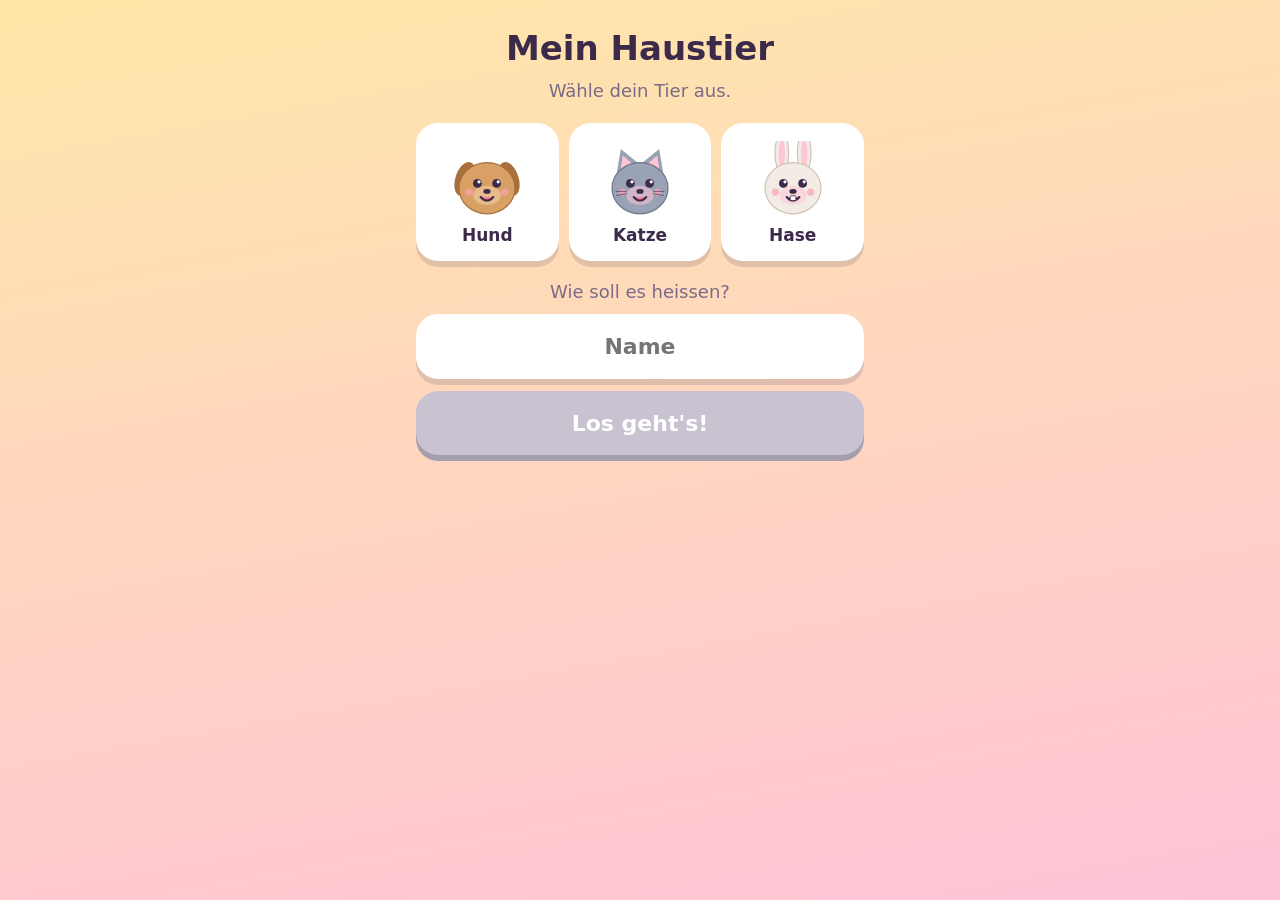
<file: haustier-spiel/index.html>
<!DOCTYPE html>
<html lang="de-CH">
<head>
<meta charset="UTF-8">
<meta name="viewport" content="width=device-width, initial-scale=1, maximum-scale=1, user-scalable=no, viewport-fit=cover">
<meta name="robots" content="noindex, nofollow">
<meta name="theme-color" content="#ffb84d">
<title>Mein Haustier</title>
<style>
  :root {
    --bg1: #ffe7a8; --bg2: #ffc3d8;
    --ink: #3b2a4a; --muted: #7a6a88;
    --card: #ffffff;
    --hunger: #ff8a3d; --laune: #ff5fa2; --energie: #4fa8ff;
    --green: #3ccf7a; --purple: #8b5cf6; --yellow: #ffcf33;
    --radius: 22px;
    --shadow: 0 6px 0 rgba(59,42,74,.15);
  }
  * { box-sizing: border-box; margin: 0; padding: 0; -webkit-tap-highlight-color: transparent; }
  html, body { height: 100%; }
  body {
    font-family: ui-rounded, "SF Pro Rounded", "Nunito", "Segoe UI", system-ui, sans-serif;
    color: var(--ink);
    background: linear-gradient(170deg, var(--bg1), var(--bg2));
    background-attachment: fixed;
    user-select: none; -webkit-user-select: none;
    overscroll-behavior: none;
  }
  button { font: inherit; color: inherit; border: 0; cursor: pointer; touch-action: manipulation; }
  .app { max-width: 480px; margin: 0 auto; min-height: 100%; padding: calc(12px + env(safe-area-inset-top)) 16px calc(16px + env(safe-area-inset-bottom)); display: flex; flex-direction: column; gap: 12px; }
  .screen { display: none; flex-direction: column; gap: 12px; flex: 1; }
  .screen.active { display: flex; }

  /* Start */
  .title { text-align: center; font-size: 34px; font-weight: 900; margin-top: 16px; }
  .subtitle { text-align: center; color: var(--muted); font-size: 18px; }
  .pick { display: grid; grid-template-columns: repeat(3, 1fr); gap: 10px; margin-top: 10px; }
  .pick button { background: var(--card); border-radius: var(--radius); padding: 14px 6px 12px; box-shadow: var(--shadow); font-size: 17px; font-weight: 800; display: flex; flex-direction: column; align-items: center; gap: 4px; border: 4px solid transparent; transition: transform .15s; }
  .pick button svg { width: 80px; height: 80px; }
  .pick button.sel { border-color: var(--purple); transform: translateY(-3px); }
  .name-input { width: 100%; font: inherit; font-size: 22px; font-weight: 800; text-align: center; padding: 16px; border-radius: var(--radius); border: 4px solid #fff; background: #fff; box-shadow: var(--shadow); color: var(--ink); outline: none; user-select: text; -webkit-user-select: text; }
  .name-input:focus { border-color: var(--purple); }
  .big-btn { width: 100%; min-height: 64px; border-radius: var(--radius); font-size: 22px; font-weight: 900; color: #fff; background: var(--green); box-shadow: 0 6px 0 #26a35d; transition: transform .1s, box-shadow .1s; }
  .big-btn:active { transform: translateY(4px); box-shadow: 0 2px 0 #26a35d; }
  .big-btn:disabled { background: #c9c2d1; box-shadow: 0 6px 0 #a59eae; }

  /* Top bar */
  .top { display: flex; align-items: center; gap: 8px; }
  .pill { background: var(--card); border-radius: 999px; padding: 8px 14px; font-weight: 900; font-size: 17px; box-shadow: var(--shadow); display: flex; align-items: center; gap: 6px; white-space: nowrap; }
  .pill.name { flex: 1; overflow: hidden; text-overflow: ellipsis; }
  .icon-btn { width: 44px; height: 44px; border-radius: 50%; background: var(--card); box-shadow: var(--shadow); font-size: 20px; display: grid; place-items: center; flex: 0 0 auto; }

  .xp { background: var(--card); border-radius: 999px; height: 14px; overflow: hidden; box-shadow: inset 0 2px 0 rgba(0,0,0,.06); }
  .xp i { display: block; height: 100%; width: 0; background: linear-gradient(90deg, var(--purple), #c084fc); border-radius: 999px; transition: width .5s; }

  /* Pet stage */
  .stage { position: relative; background: radial-gradient(circle at 50% 40%, #fff 0%, #fff6e6 70%); border-radius: 28px; box-shadow: var(--shadow); height: 300px; overflow: hidden; }
  .stage::after { content: ""; position: absolute; left: 0; right: 0; bottom: 0; height: 60px; background: #c6f0b8; border-top: 4px solid #a7e295; }
  .pet { position: absolute; left: 50%; bottom: 40px; width: 190px; height: 190px; transform: translateX(-50%); z-index: 2; }
  .pet svg { width: 100%; height: 100%; overflow: visible; }
  .pet.bounce { animation: bounce .6s; }
  .pet.idle svg { animation: breathe 3s ease-in-out infinite; transform-origin: 50% 100%; }
  .pet.sleep svg { filter: brightness(.9); }
  @keyframes bounce { 0%,100% { transform: translateX(-50%) translateY(0); } 40% { transform: translateX(-50%) translateY(-34px); } 70% { transform: translateX(-50%) translateY(0) scaleY(.92); } }
  @keyframes breathe { 0%,100% { transform: scale(1); } 50% { transform: scale(1.03, .98); } }
  .mood { position: absolute; top: 12px; left: 12px; z-index: 3; background: #fff; border-radius: 999px; padding: 6px 12px; font-weight: 800; font-size: 15px; box-shadow: 0 3px 0 rgba(0,0,0,.08); }
  .item { position: absolute; z-index: 1; font-size: 44px; line-height: 1; filter: drop-shadow(0 3px 0 rgba(0,0,0,.1)); animation: pop .4s; }
  .item.basket { left: 50%; bottom: 22px; transform: translateX(-50%); font-size: 0; width: 220px; height: 60px; z-index: 1; }
  .item.basket div { width: 100%; height: 100%; background: repeating-linear-gradient(90deg, #d08a4a 0 12px, #b9733a 12px 24px); border-radius: 0 0 110px 110px / 0 0 60px 60px; border-top: 8px solid #8a5426; }
  .item.food { left: 18px; bottom: 26px; z-index: 3; }
  .item.toy { right: 18px; bottom: 26px; z-index: 3; }
  .zzz { position: absolute; right: 70px; top: 50px; z-index: 3; font-size: 30px; font-weight: 900; color: var(--energie); animation: float 2s infinite; display: none; }
  .pet.sleep ~ .zzz { display: block; }
  @keyframes float { 0% { opacity: 0; transform: translateY(10px); } 50% { opacity: 1; } 100% { opacity: 0; transform: translateY(-30px); } }
  @keyframes pop { from { transform: scale(0); } to { transform: scale(1); } }
  .item.basket { animation: none; }
  .fx { position: absolute; z-index: 5; font-size: 26px; font-weight: 900; pointer-events: none; animation: rise 1s forwards; }
  @keyframes rise { to { transform: translateY(-80px); opacity: 0; } }

  /* Stats */
  .stats { background: var(--card); border-radius: var(--radius); padding: 14px 16px; box-shadow: var(--shadow); display: grid; gap: 10px; }
  .stat { display: grid; grid-template-columns: 34px 82px 1fr 38px; align-items: center; gap: 6px; font-weight: 800; font-size: 16px; }
  .stat .e { font-size: 24px; }
  .bar { height: 18px; background: #f1ecf5; border-radius: 999px; overflow: hidden; }
  .bar i { display: block; height: 100%; border-radius: 999px; transition: width .5s; }
  .stat .v { text-align: right; color: var(--muted); font-size: 15px; }

  /* Actions */
  .actions { display: grid; grid-template-columns: repeat(3, 1fr); gap: 10px; }
  .act { min-height: 92px; border-radius: var(--radius); color: #fff; font-weight: 900; font-size: 17px; display: flex; flex-direction: column; align-items: center; justify-content: center; gap: 4px; transition: transform .1s, box-shadow .1s, opacity .2s; }
  .act span { font-size: 34px; }
  .act:active { transform: translateY(4px); }
  .act:disabled { opacity: .5; }
  .a-feed { background: var(--hunger); box-shadow: 0 6px 0 #d66a22; }
  .a-play { background: var(--laune); box-shadow: 0 6px 0 #d63f82; }
  .a-sleep { background: var(--energie); box-shadow: 0 6px 0 #2d84d6; }
  .a-game { background: var(--purple); box-shadow: 0 6px 0 #6a3fd1; }
  .a-shop { background: var(--yellow); color: var(--ink); box-shadow: 0 6px 0 #d9a800; }
  .actions.two { grid-template-columns: 1fr 1fr; }
  .actions.two .act { min-height: 72px; flex-direction: row; gap: 10px; }
  .actions.two .act span { font-size: 28px; }

  /* Modal */
  .modal { position: fixed; inset: 0; z-index: 50; background: rgba(59,42,74,.45); display: none; align-items: flex-end; justify-content: center; padding: 16px; }
  .modal.open { display: flex; }
  .sheet { width: 100%; max-width: 480px; background: #fff; border-radius: 28px; padding: 22px 18px calc(18px + env(safe-area-inset-bottom)); animation: up .3s; max-height: 90vh; overflow: auto; }
  .sheet.center { align-self: center; text-align: center; }
  @keyframes up { from { transform: translateY(40px); opacity: 0; } }
  .sheet h2 { font-size: 26px; font-weight: 900; text-align: center; }
  .sheet p { color: var(--muted); font-size: 17px; text-align: center; margin-top: 6px; }
  .sheet .huge { font-size: 70px; margin: 8px 0; }
  .sheet .big-btn { margin-top: 18px; }
  .shop-list { display: grid; gap: 10px; margin-top: 16px; }
  .shop-item { display: grid; grid-template-columns: 56px 1fr auto; align-items: center; gap: 12px; background: #fbf7ff; border-radius: 18px; padding: 12px; }
  .shop-item .ic { font-size: 40px; text-align: center; }
  .shop-item b { font-size: 18px; display: block; }
  .shop-item small { color: var(--muted); font-size: 14px; }
  .buy { min-width: 92px; min-height: 52px; border-radius: 16px; font-weight: 900; font-size: 17px; background: var(--yellow); box-shadow: 0 4px 0 #d9a800; }
  .buy:disabled { background: #e7e1ec; box-shadow: none; color: var(--muted); }
  .buy.owned { background: var(--green); color: #fff; box-shadow: none; }
  .close-btn { width: 100%; min-height: 56px; border-radius: 18px; background: #f1ecf5; font-weight: 900; font-size: 18px; margin-top: 14px; }

  /* Minigame */
  .game { position: fixed; inset: 0; z-index: 40; background: linear-gradient(170deg, #b8f0ff, #c9f7c4); display: none; flex-direction: column; }
  .game.open { display: flex; }
  .game-top { display: flex; justify-content: space-between; align-items: center; padding: calc(14px + env(safe-area-inset-top)) 16px 10px; gap: 8px; }
  .field { position: relative; flex: 1; margin: 0 16px calc(16px + env(safe-area-inset-bottom)); border-radius: 28px; background: rgba(255,255,255,.5); overflow: hidden; touch-action: none; }
  .ball { position: absolute; width: 84px; height: 84px; border-radius: 50%; font-size: 64px; line-height: 84px; text-align: center; background: none; transition: left .15s, top .15s; }
  .ball:active { transform: scale(.85); }
  .ready { position: absolute; inset: 0; display: grid; place-items: center; text-align: center; padding: 20px; }
  .ready h2 { font-size: 30px; font-weight: 900; }
  .ready p { font-size: 18px; color: var(--muted); margin: 8px 0 20px; }

  .toast { position: fixed; left: 50%; top: calc(16px + env(safe-area-inset-top)); transform: translate(-50%, -100px); background: var(--ink); color: #fff; padding: 12px 20px; border-radius: 999px; font-weight: 800; font-size: 16px; z-index: 60; transition: transform .3s; max-width: 92vw; text-align: center; }
  .toast.show { transform: translate(-50%, 0); }
</style>
</head>
<body>
<div class="app">

  <!-- Startbildschirm -->
  <section class="screen" id="start">
    <h1 class="title">Mein Haustier</h1>
    <p class="subtitle">Wähle dein Tier aus.</p>
    <div class="pick" id="pick">
      <button data-type="hund"><svg viewBox="0 0 200 200"></svg>Hund</button>
      <button data-type="katze"><svg viewBox="0 0 200 200"></svg>Katze</button>
      <button data-type="hase"><svg viewBox="0 0 200 200"></svg>Hase</button>
    </div>
    <p class="subtitle" style="margin-top:8px">Wie soll es heissen?</p>
    <input class="name-input" id="nameInput" maxlength="14" placeholder="Name" autocomplete="off">
    <button class="big-btn" id="startBtn" disabled>Los geht's!</button>
  </section>

  <!-- Hauptbildschirm -->
  <section class="screen" id="home">
    <div class="top">
      <div class="pill name" id="petName"></div>
      <div class="pill">⭐ <span id="level">1</span></div>
      <div class="pill">🪙 <span id="coins">0</span></div>
      <button class="icon-btn" id="menuBtn" aria-label="Einstellungen">⚙️</button>
    </div>
    <div class="xp" title="Erfahrung"><i id="xpBar"></i></div>

    <div class="stage" id="stage">
      <div class="mood" id="mood"></div>
      <div id="items"></div>
      <div class="pet idle" id="pet"><svg viewBox="0 0 200 200" id="petSvg"></svg></div>
      <div class="zzz">Z z z</div>
    </div>

    <div class="stats">
      <div class="stat"><span class="e">🍖</span>Hunger<div class="bar"><i id="bHunger" style="background:var(--hunger)"></i></div><span class="v" id="vHunger"></span></div>
      <div class="stat"><span class="e">😊</span>Laune<div class="bar"><i id="bLaune" style="background:var(--laune)"></i></div><span class="v" id="vLaune"></span></div>
      <div class="stat"><span class="e">⚡</span>Energie<div class="bar"><i id="bEnergie" style="background:var(--energie)"></i></div><span class="v" id="vEnergie"></span></div>
    </div>

    <div class="actions">
      <button class="act a-feed" data-act="feed"><span>🍖</span>Füttern</button>
      <button class="act a-play" data-act="play"><span>🧶</span>Spielen</button>
      <button class="act a-sleep" data-act="sleep"><span>💤</span>Schlafen</button>
    </div>
    <div class="actions two">
      <button class="act a-game" id="gameBtn"><span>⚽</span>Ballspiel</button>
      <button class="act a-shop" id="shopBtn"><span>🛍️</span>Shop</button>
    </div>
  </section>
</div>

<!-- Minispiel -->
<div class="game" id="game">
  <div class="game-top">
    <div class="pill">⏱️ <span id="gTime">15</span> s</div>
    <div class="pill">🎯 <span id="gHits">0</span></div>
    <button class="icon-btn" id="gClose" aria-label="Schliessen">✖️</button>
  </div>
  <div class="field" id="field">
    <div class="ready" id="ready">
      <div>
        <h2>Ballspiel</h2>
        <p>Tippe den Ball so oft du kannst an.<br>Du hast 15 Sekunden.</p>
        <button class="big-btn" id="gStart">Start!</button>
      </div>
    </div>
    <button class="ball" id="ball" style="display:none" aria-label="Ball">⚽</button>
  </div>
</div>

<!-- Modal -->
<div class="modal" id="modal"><div class="sheet" id="sheet"></div></div>
<div class="toast" id="toast"></div>

<script>
(() => {
  'use strict';

  // ---------- Einstellungen (zum Testen leicht änderbar) ----------
  const CFG = {
    key: 'haustier-v1',
    // Abnahme pro Minute (online und offline)
    decayPerMin: { hunger: 0.3, laune: 0.25, energie: 0.2 },
    minValue: 20,            // kinderfreundlich: nie tiefer
    cooldownMs: 2500,
    dailyBonus: 25,
    gameSeconds: 15,
    coinsPerHit: 1,
    xpForLevel: lvl => 40 + lvl * 20,
  };

  const SHOP = [
    { id: 'food',   icon: '🦴', name: 'Leckerli',  info: 'Füttern macht doppelt satt', price: 15 },
    { id: 'toy',    icon: '🎾', name: 'Spielzeug', info: 'Spielen macht mehr Spass',   price: 25 },
    { id: 'collar', icon: '🎀', name: 'Halsband',  info: 'Sieht einfach toll aus',     price: 40 },
    { id: 'basket', icon: '🧺', name: 'Körbchen',  info: 'Schlafen gibt mehr Energie', price: 60 },
  ];

  const PETS = {
    hund:  { name: 'Hund',  fur: '#d9a066', dark: '#a8703c', inner: '#f3d2ab' },
    katze: { name: 'Katze', fur: '#9aa3b5', dark: '#6b7489', inner: '#ffc4d6' },
    hase:  { name: 'Hase',  fur: '#f2ece4', dark: '#cfc3b4', inner: '#ffc4d6' },
  };

  const $ = id => document.getElementById(id);
  const clamp = (v, a, b) => Math.max(a, Math.min(b, v));
  const today = () => new Date().toLocaleDateString('sv-SE'); // JJJJ-MM-TT, lokale Zeit

  // ---------- Speicher ----------
  let S = null;
  function load() {
    try { S = JSON.parse(localStorage.getItem(CFG.key)); } catch { S = null; }
  }
  function save() {
    const now = Date.now();
    if (S.last) applyDecay(now - S.last);
    S.last = now;
    try { localStorage.setItem(CFG.key, JSON.stringify(S)); } catch {}
  }
  function newState(type, name) {
    return { type, name, hunger: 80, laune: 80, energie: 80, coins: 10, xp: 0, level: 1,
             items: [], last: Date.now(), bonusDay: null, sleeping: false, collarOn: true };
  }

  // Werte anhand der vergangenen Zeit senken, nie unter minValue
  function applyDecay(ms) {
    const min = ms / 60000;
    for (const k of ['hunger', 'laune', 'energie']) {
      if (S[k] <= CFG.minValue) continue;
      S[k] = Math.max(CFG.minValue, S[k] - CFG.decayPerMin[k] * min);
    }
  }

  // ---------- Tier zeichnen (SVG) ----------
  function petSVG(type, mood, opts = {}) {
    const c = PETS[type];
    let ears = '';
    if (type === 'hund') ears = `
      <ellipse cx="45" cy="95" rx="24" ry="44" fill="${c.dark}" transform="rotate(18 45 95)"/>
      <ellipse cx="155" cy="95" rx="24" ry="44" fill="${c.dark}" transform="rotate(-18 155 95)"/>`;
    if (type === 'katze') ears = `
      <path d="M42 80 L52 20 L95 55 Z" fill="${c.fur}"/><path d="M52 68 L57 36 L80 56 Z" fill="${c.inner}"/>
      <path d="M158 80 L148 20 L105 55 Z" fill="${c.fur}"/><path d="M148 68 L143 36 L120 56 Z" fill="${c.inner}"/>`;
    if (type === 'hase') ears = `
      <ellipse cx="72" cy="30" rx="17" ry="50" fill="${c.fur}" stroke="${c.dark}" stroke-width="3"/>
      <ellipse cx="72" cy="34" rx="8" ry="38" fill="${c.inner}"/>
      <ellipse cx="128" cy="30" rx="17" ry="50" fill="${c.fur}" stroke="${c.dark}" stroke-width="3"/>
      <ellipse cx="128" cy="34" rx="8" ry="38" fill="${c.inner}"/>`;

    let eyes, mouth, brows = '';
    if (opts.sleep) {
      eyes = `<path d="M62 108 q14 10 28 0" stroke="#3b2a4a" stroke-width="5" fill="none" stroke-linecap="round"/>
              <path d="M110 108 q14 10 28 0" stroke="#3b2a4a" stroke-width="5" fill="none" stroke-linecap="round"/>`;
    } else {
      eyes = `<circle cx="76" cy="106" r="11" fill="#3b2a4a"/><circle cx="124" cy="106" r="11" fill="#3b2a4a"/>
              <circle cx="80" cy="102" r="4" fill="#fff"/><circle cx="128" cy="102" r="4" fill="#fff"/>`;
    }
    if (mood === 'happy') mouth = `<path d="M84 140 q16 18 32 0" stroke="#3b2a4a" stroke-width="5" fill="#ff7a9a" stroke-linecap="round"/>`;
    else if (mood === 'neutral') mouth = `<path d="M86 144 h28" stroke="#3b2a4a" stroke-width="5" stroke-linecap="round"/>`;
    else {
      mouth = `<path d="M84 150 q16 -14 32 0" stroke="#3b2a4a" stroke-width="5" fill="none" stroke-linecap="round"/>`;
      brows = `<path d="M62 94 l20 -8" stroke="#3b2a4a" stroke-width="4" stroke-linecap="round"/>
               <path d="M138 94 l-20 -8" stroke="#3b2a4a" stroke-width="4" stroke-linecap="round"/>
               ${opts.sleep ? '' : '<ellipse cx="66" cy="124" rx="5" ry="8" fill="#7cc4ff"/>'}`;
    }
    const cheeks = mood === 'happy' ? `<circle cx="56" cy="128" r="9" fill="#ff9fb5" opacity=".7"/><circle cx="144" cy="128" r="9" fill="#ff9fb5" opacity=".7"/>` : '';
    const whiskers = type === 'katze' ? `<g stroke="#3b2a4a" stroke-width="2.5" stroke-linecap="round" opacity=".6">
      <path d="M40 126 h26"/><path d="M42 136 l24 -4"/><path d="M160 126 h-26"/><path d="M158 136 l-24 -4"/></g>` : '';
    const teeth = type === 'hase' && mood !== 'sad' ? `<rect x="93" y="137" width="14" height="12" rx="2" fill="#fff" stroke="#3b2a4a" stroke-width="2"/>` : '';
    const collar = opts.collar ? `<path d="M52 168 q48 26 96 0" stroke="#ff3d7f" stroke-width="12" fill="none" stroke-linecap="round"/>
      <circle cx="100" cy="186" r="9" fill="#ffcf33" stroke="#d9a800" stroke-width="3"/>` : '';

    return `${ears}
      <ellipse cx="100" cy="118" rx="70" ry="64" fill="${c.fur}" stroke="${c.dark}" stroke-width="3"/>
      <ellipse cx="100" cy="136" rx="34" ry="24" fill="${c.inner}" opacity=".55"/>
      ${brows}${eyes}${cheeks}
      <ellipse cx="100" cy="126" rx="9" ry="6" fill="#3b2a4a"/>
      ${whiskers}${mouth}${teeth}${collar}`;
  }

  // ---------- Startbildschirm ----------
  let chosen = null;
  function showStart() {
    $('start').classList.add('active'); $('home').classList.remove('active');
    document.querySelectorAll('#pick button').forEach(b => {
      b.querySelector('svg').innerHTML = petSVG(b.dataset.type, 'happy');
      b.onclick = () => {
        chosen = b.dataset.type;
        document.querySelectorAll('#pick button').forEach(x => x.classList.toggle('sel', x === b));
        checkStart();
      };
    });
    $('nameInput').oninput = checkStart;
  }
  function checkStart() { $('startBtn').disabled = !(chosen && $('nameInput').value.trim()); }
  $('startBtn').onclick = () => {
    S = newState(chosen, $('nameInput').value.trim());
    save(); showHome(); checkDaily();
  };

  // ---------- Hauptbildschirm ----------
  function mood() {
    const avg = (S.hunger + S.laune + S.energie) / 3;
    const low = Math.min(S.hunger, S.laune, S.energie);
    if (avg >= 65 && low >= 40) return 'happy';
    if (avg >= 40) return 'neutral';
    return 'sad';
  }
  const MOOD_TXT = { happy: 'Fröhlich 😄', neutral: 'Geht so 🙂', sad: 'Traurig 😢' };

  function hint() {
    const low = [['hunger', 'Ich habe Hunger!'], ['laune', 'Mir ist langweilig.'], ['energie', 'Ich bin müde.']]
      .sort((a, b) => S[a[0]] - S[b[0]])[0];
    return S[low[0]] < 45 ? low[1] : null;
  }

  function render() {
    const m = mood();
    $('petName').textContent = S.name;
    $('coins').textContent = S.coins;
    $('level').textContent = S.level;
    $('xpBar').style.width = (S.xp / CFG.xpForLevel(S.level) * 100) + '%';
    $('mood').textContent = S.sleeping ? 'Schläft 💤' : (hint() || MOOD_TXT[m]);
    $('petSvg').innerHTML = petSVG(S.type, m, { sleep: S.sleeping, collar: S.items.includes('collar') });
    $('pet').classList.toggle('sleep', S.sleeping);
    for (const k of ['Hunger', 'Laune', 'Energie']) {
      const v = Math.round(S[k.toLowerCase()]);
      $('b' + k).style.width = v + '%';
      $('v' + k).textContent = v;
    }
    renderItems();
  }

  function renderItems() {
    const box = $('items'); let html = '';
    if (S.items.includes('basket')) html += '<div class="item basket"><div></div></div>';
    if (S.items.includes('food')) html += '<div class="item food">🦴</div>';
    if (S.items.includes('toy')) html += '<div class="item toy">🎾</div>';
    if (box.dataset.h !== html) { box.innerHTML = html; box.dataset.h = html; }
  }

  function showHome() {
    $('start').classList.remove('active'); $('home').classList.add('active');
    render();
  }

  // ---------- Aktionen ----------
  const ACTIONS = {
    feed:  { stat: 'hunger',  amount: 25, coins: 3, xp: 10, item: 'food',   txt: 'Mmh, lecker!' },
    play:  { stat: 'laune',   amount: 22, coins: 3, xp: 12, item: 'toy',    txt: 'Juhu, das macht Spass!', cost: { energie: 6 } },
    sleep: { stat: 'energie', amount: 30, coins: 2, xp: 8,  item: 'basket', txt: 'Gute Nacht ...' },
  };
  let cooling = false;

  function doAction(key) {
    if (cooling) return;
    const a = ACTIONS[key];
    if (S[a.stat] >= 99) { toast(`${S.name} braucht das gerade nicht.`); return; }
    const boost = S.items.includes(a.item) ? 2 : 1;
    S[a.stat] = clamp(S[a.stat] + a.amount * boost, 0, 100);
    if (a.cost) for (const k in a.cost) S[k] = clamp(S[k] - a.cost[k], CFG.minValue, 100);
    S.coins += a.coins;
    fx('+' + a.coins + ' 🪙');
    addXp(a.xp);

    if (key === 'sleep') {
      S.sleeping = true;
      setTimeout(() => { S.sleeping = false; render(); }, CFG.cooldownMs);
    } else {
      $('pet').classList.remove('bounce'); void $('pet').offsetWidth; $('pet').classList.add('bounce');
    }
    toast(a.txt);
    save(); render();

    cooling = true;
    document.querySelectorAll('[data-act]').forEach(b => b.disabled = true);
    setTimeout(() => { cooling = false; document.querySelectorAll('[data-act]').forEach(b => b.disabled = false); }, CFG.cooldownMs);
  }
  document.querySelectorAll('[data-act]').forEach(b => b.onclick = () => doAction(b.dataset.act));

  function addXp(n) {
    S.xp += n;
    let up = false;
    while (S.xp >= CFG.xpForLevel(S.level)) { S.xp -= CFG.xpForLevel(S.level); S.level++; up = true; }
    if (up) {
      const reward = 10 + S.level * 5;
      S.coins += reward;
      setTimeout(() => modal(`<div class="sheet center"><div class="huge">🎉</div><h2>Level ${S.level}!</h2>
        <p>${esc(S.name)} ist gewachsen.<br>Du bekommst ${reward} Münzen.</p>
        <button class="big-btn" data-close>Super!</button></div>`), 500);
    }
  }

  function fx(txt) {
    const el = document.createElement('div');
    el.className = 'fx'; el.textContent = txt;
    el.style.left = (45 + Math.random() * 20) + '%'; el.style.top = '40%';
    $('stage').appendChild(el); setTimeout(() => el.remove(), 1000);
  }

  // ---------- Shop ----------
  function openShop() {
    const rows = SHOP.map(it => {
      const owned = S.items.includes(it.id);
      const can = S.coins >= it.price;
      return `<div class="shop-item"><div class="ic">${it.icon}</div>
        <div><b>${it.name}</b><small>${it.info}</small></div>
        <button class="buy ${owned ? 'owned' : ''}" data-buy="${it.id}" ${owned || !can ? 'disabled' : ''}>
          ${owned ? 'Gekauft' : it.price + ' 🪙'}</button></div>`;
    }).join('');
    modal(`<div class="sheet"><h2>Shop</h2><p>Du hast ${S.coins} 🪙 Spielmünzen.</p>
      <div class="shop-list">${rows}</div><button class="close-btn" data-close>Schliessen</button></div>`);
    document.querySelectorAll('[data-buy]').forEach(b => b.onclick = () => {
      const it = SHOP.find(x => x.id === b.dataset.buy);
      if (S.coins < it.price || S.items.includes(it.id)) return;
      S.coins -= it.price; S.items.push(it.id);
      addXp(15); save(); render(); openShop();
      toast(`${it.name} gekauft!`);
    });
  }
  $('shopBtn').onclick = openShop;

  // ---------- Minispiel ----------
  let gTimer = null, gMove = null, hits = 0, left = 0, running = false;
  $('gameBtn').onclick = () => {
    $('game').classList.add('open');
    $('ready').style.display = 'grid'; $('ball').style.display = 'none';
    $('gTime').textContent = CFG.gameSeconds; $('gHits').textContent = 0;
  };
  $('gStart').onclick = () => {
    hits = 0; left = CFG.gameSeconds; running = true;
    $('ready').style.display = 'none'; $('ball').style.display = 'block';
    $('gHits').textContent = 0; $('gTime').textContent = left;
    moveBall();
    gMove = setInterval(moveBall, 1100);
    gTimer = setInterval(() => {
      left--; $('gTime').textContent = left;
      if (left <= 0) endGame();
    }, 1000);
  };
  function moveBall() {
    const f = $('field'), b = $('ball');
    b.style.left = Math.random() * (f.clientWidth - 84) + 'px';
    b.style.top = Math.random() * (f.clientHeight - 84) + 'px';
  }
  $('ball').addEventListener('pointerdown', e => {
    e.preventDefault();
    if (!running) return;
    hits++; $('gHits').textContent = hits;
    clearInterval(gMove); moveBall(); gMove = setInterval(moveBall, 1100);
  });
  function stopGame() { running = false; clearInterval(gTimer); clearInterval(gMove); }
  function endGame() {
    stopGame();
    const coins = hits * CFG.coinsPerHit;
    S.coins += coins;
    S.laune = clamp(S.laune + Math.min(20, hits), 0, 100);
    S.energie = clamp(S.energie - 5, CFG.minValue, 100);
    addXp(Math.min(30, hits * 2));
    save(); render();
    $('game').classList.remove('open');
    modal(`<div class="sheet center"><div class="huge">⚽</div><h2>${hits} Treffer!</h2>
      <p>Du bekommst ${coins} Münzen.<br>${esc(S.name)} hatte viel Spass.</p>
      <button class="big-btn" data-close>Weiter</button></div>`);
  }
  $('gClose').onclick = () => { stopGame(); $('game').classList.remove('open'); };

  // ---------- Täglicher Bonus ----------
  function checkDaily() {
    if (S.bonusDay === today()) return;
    S.bonusDay = today(); S.coins += CFG.dailyBonus; save(); render();
    modal(`<div class="sheet center"><div class="huge">🎁</div><h2>Tagesbonus!</h2>
      <p>Schön, dass du da bist.<br>Hier sind ${CFG.dailyBonus} Münzen.</p>
      <button class="big-btn" data-close>Danke!</button></div>`);
  }

  // ---------- Einstellungen ----------
  $('menuBtn').onclick = () => {
    modal(`<div class="sheet center"><h2>Einstellungen</h2>
      <p>Alle Daten bleiben nur auf diesem Gerät.</p>
      <button class="close-btn" id="resetBtn" style="background:#ffe1e1;color:#c0392b">Neu anfangen</button>
      <button class="close-btn" data-close>Zurück</button></div>`);
    $('resetBtn').onclick = () => {
      $('resetBtn').textContent = 'Wirklich? Nochmals tippen';
      $('resetBtn').onclick = () => {
        try { localStorage.removeItem(CFG.key); } catch {}
        S = null; closeModal(); chosen = null; $('nameInput').value = ''; checkStart();
        document.querySelectorAll('#pick button').forEach(x => x.classList.remove('sel'));
        showStart();
      };
    };
  };

  // ---------- Hilfen ----------
  function modal(html) {
    $('sheet').outerHTML = html.replace('class="sheet', 'id="sheet" class="sheet');
    $('modal').classList.add('open');
    $('modal').querySelectorAll('[data-close]').forEach(b => b.onclick = closeModal);
  }
  function closeModal() { $('modal').classList.remove('open'); }
  $('modal').addEventListener('click', e => { if (e.target.id === 'modal') closeModal(); });

  let tt;
  function toast(msg) {
    const t = $('toast'); t.textContent = msg; t.classList.add('show');
    clearTimeout(tt); tt = setTimeout(() => t.classList.remove('show'), 1800);
  }
  function esc(s) { return s.replace(/[&<>"']/g, c => ({ '&': '&amp;', '<': '&lt;', '>': '&gt;', '"': '&quot;', "'": '&#39;' })[c]); }

  // ---------- Spielschleife ----------
  setInterval(() => {
    if (!S) return;
    save(); render();
  }, 5000);
  document.addEventListener('visibilitychange', () => {
    if (!S) return;
    if (document.hidden) save();
    else { save(); render(); checkDaily(); }
  });

  // ---------- Start ----------
  load();
  if (S && S.type) {
    S.sleeping = false;
    save(); showHome(); checkDaily();
  } else {
    S = null; showStart();
  }
})();
</script>
</body>
</html>
</file>
